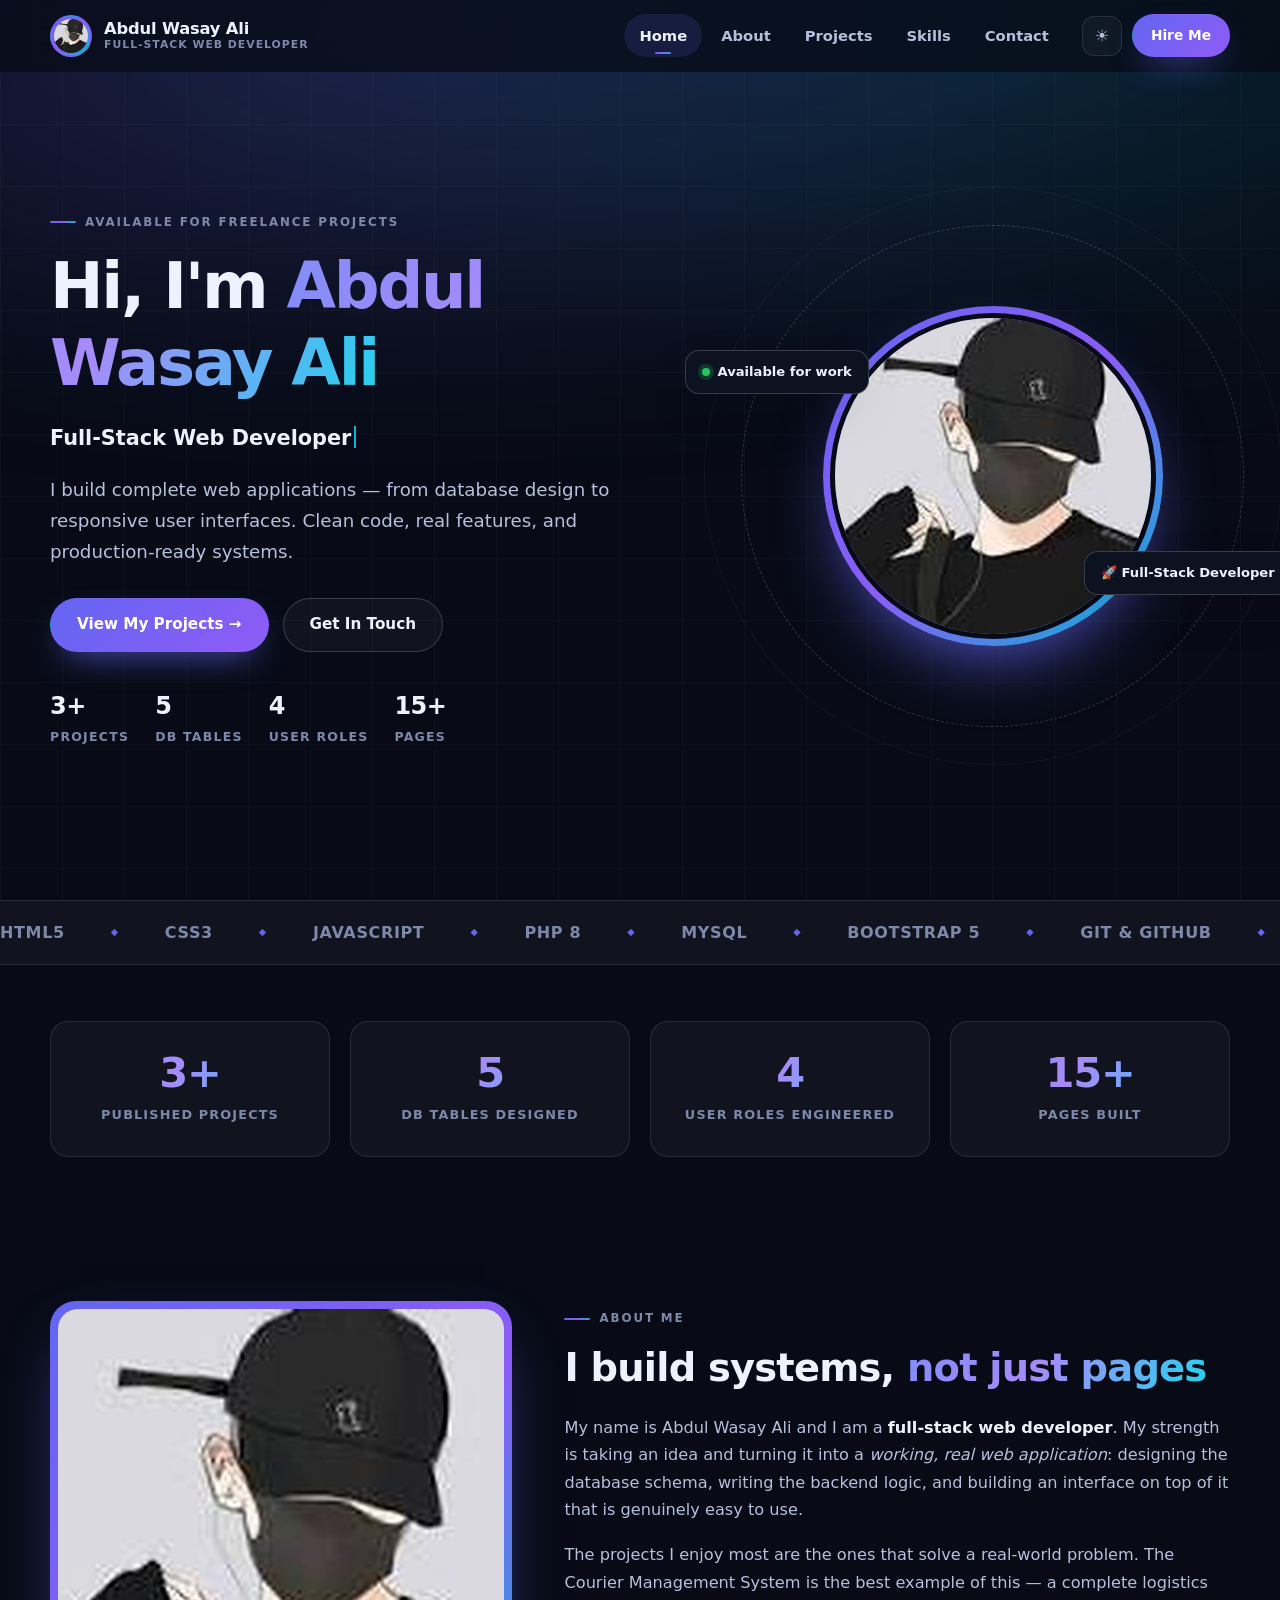
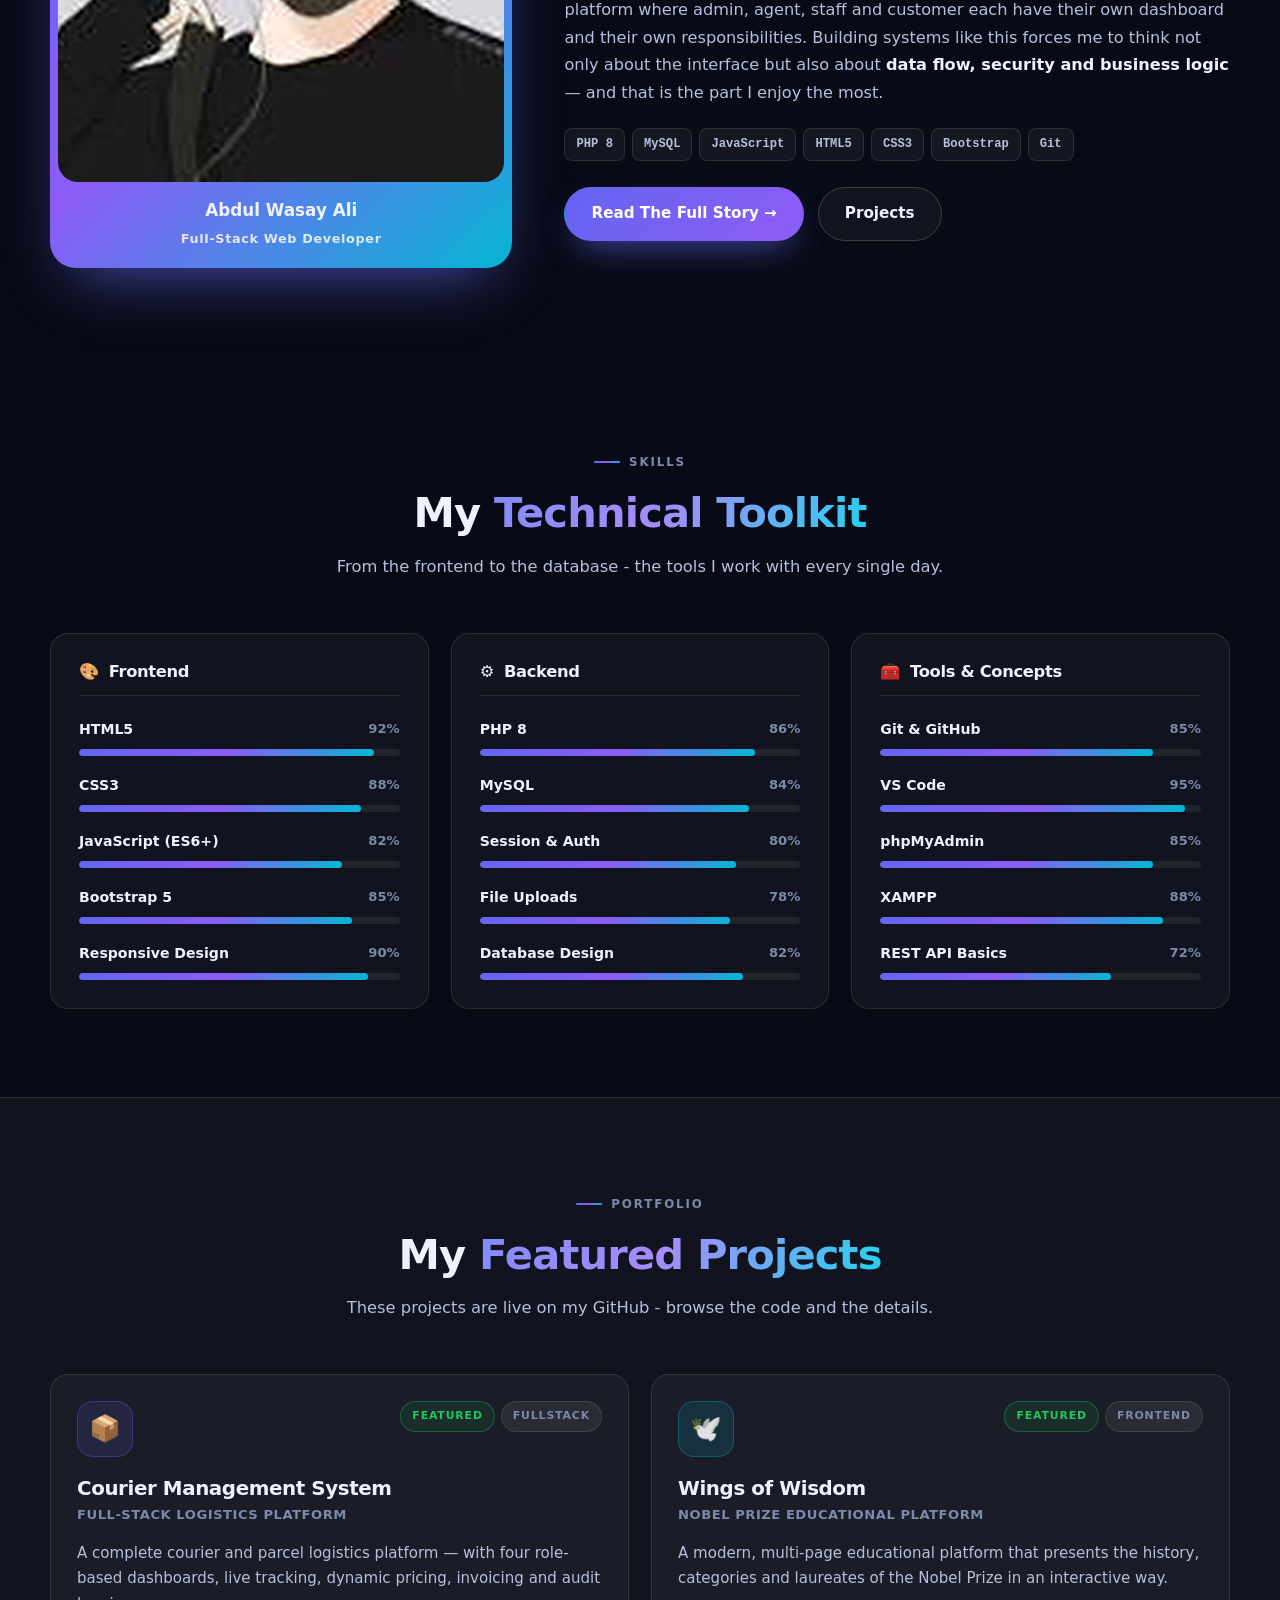
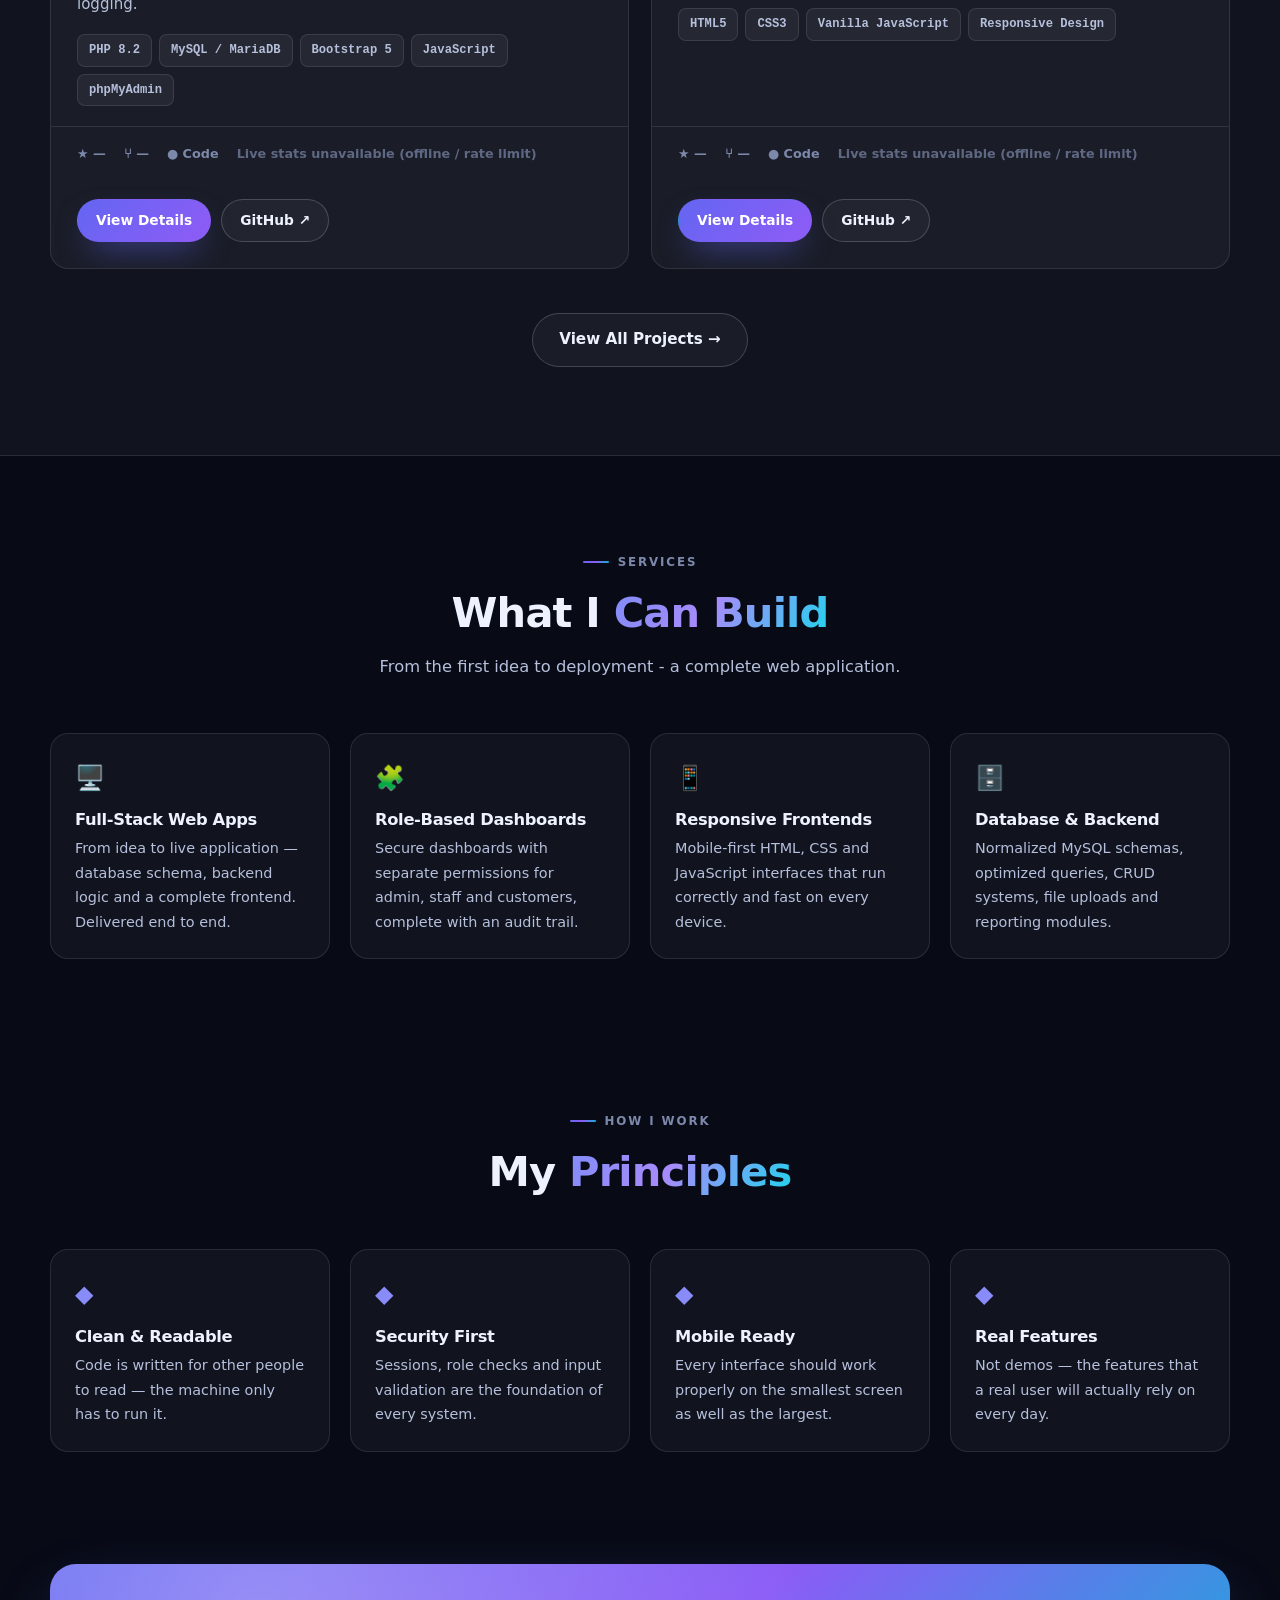
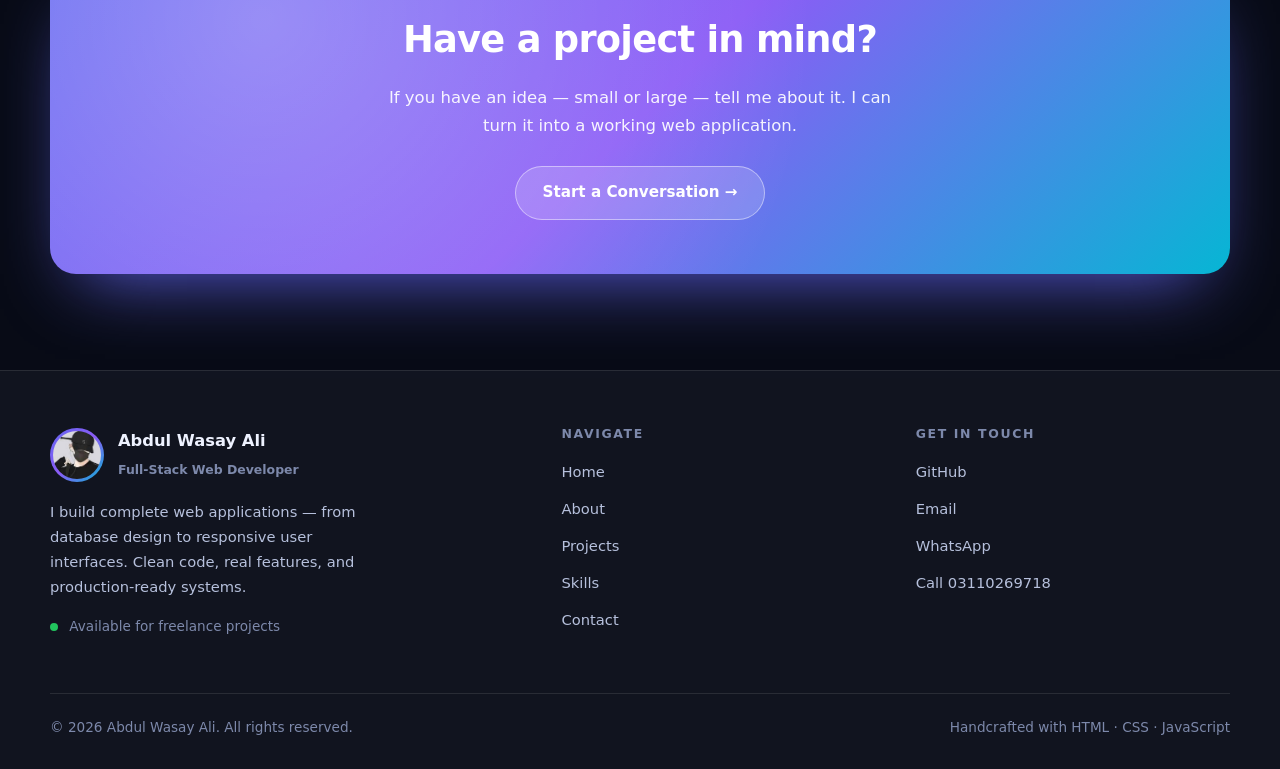
<file: index.html>
<!DOCTYPE html>
<html lang="en" data-theme="dark">
<head>
  <meta charset="UTF-8">
  <meta name="viewport" content="width=device-width, initial-scale=1.0">
  <title>Abdul Wasay Ali-Full-Stack Web Developer</title>
  <meta name="description" content="Abdul Wasay Ali - Full-Stack Web Developer. Complete web applications built with PHP, MySQL and JavaScript. Projects: Courier Management System, Wings of Wisdom, JS Calculator.">
  <meta name="author" content="Abdul Wasay Ali">
  <meta name="keywords" content="Abdul Wasay Ali, Web Developer, PHP Developer, MySQL, JavaScript, Portfolio, Full Stack">

  <!-- Open Graph -->
  <meta property="og:type" content="website">
  <meta property="og:title" content="Abdul Wasay Ali - Full-Stack Web Developer">
  <meta property="og:description" content="Complete web applications - PHP, MySQL, JavaScript and responsive UI.">
  <meta property="og:image" content="assets/profile.jpg">

  <link rel="icon" type="image/svg+xml" href="assets/favicon.svg">
  <link rel="apple-touch-icon" href="assets/profile.jpg">
  <link rel="stylesheet" href="css/style.css">
</head>

<body data-page="home">

  <!-- ============ PRELOADER ============ -->
  <div id="preloader"><div class="loader-ring"></div></div>

  <!-- ============ NAVBAR (JS injects) ============ -->
  <div id="navHost"></div>

  <main>

    <!-- ============ HERO ============ -->
    <header class="hero">
      <div class="wrap">
        <div class="hero-grid">

          <div id="heroIdentity" class="reveal">
            <!-- rendered by main.js -->
          </div>

          <div class="photo-stage reveal">
            <div class="photo-ring"></div>
            <div class="photo-ring rev"></div>

            <div class="badge-float b1"><span class="dot"></span> Available for work</div>
            <div class="badge-float b2">🚀 Full-Stack Developer</div>

            <div class="photo-frame">
              <img src="assets/profile.jpg"
                   onerror="this.onerror=null;this.src='assets/profile.svg'"
                   alt="Abdul Wasay Ali">
            </div>
          </div>

        </div>
      </div>
    </header>

    <!-- ============ MARQUEE ============ -->
    <div class="marquee" id="marquee"><!-- rendered by main.js --></div>

    <!-- ============ STATS ============ -->
    <section class="section-tight">
      <div class="wrap">
        <div class="grid-4" id="statsGrid"><!-- rendered by main.js --></div>
      </div>
    </section>

    <!-- ============ ABOUT PREVIEW ============ -->
    <section id="about">
      <div class="wrap">
        <div class="about-grid">

          <div class="about-photo reveal">
            <img src="assets/profile.jpg"
                 onerror="this.onerror=null;this.src='assets/profile.svg'"
                 alt="Abdul Wasay Ali">
            <div class="about-photo-cap">
              <b>Abdul Wasay Ali</b>
              <span>Full-Stack Web Developer</span>
            </div>
          </div>

          <div class="about-body" id="homeAbout">
            <!-- rendered by main.js -->
          </div>

        </div>
      </div>
    </section>

    <!-- ============ SKILLS ============ -->
    <section id="skills">
      <div class="wrap">
        <div class="section-head center reveal">
          <span class="eyebrow">Skills</span>
          <h2>My <span class="gradient-text">Technical Toolkit</span></h2>
          <p>From the frontend to the database - the tools I work with every single day.</p>
        </div>
        <div class="grid-3" id="skillsGrid"><!-- rendered by main.js --></div>
      </div>
    </section>

    <!-- ============ FEATURED PROJECTS ============ -->
    <section id="work" style="background:var(--surface);border-top:1px solid var(--border);border-bottom:1px solid var(--border)">
      <div class="wrap">
        <div class="section-head center reveal">
          <span class="eyebrow">Portfolio</span>
          <h2>My <span class="gradient-text">Featured Projects</span></h2>
          <p>These projects are live on my GitHub - browse the code and the details.</p>
        </div>
        <div class="grid-2" id="projectsGrid"><!-- rendered by main.js --></div>

        <div style="text-align:center;margin-top:44px" class="reveal">
          <a class="btn btn-ghost" href="projects.html">View All Projects →</a>
        </div>
      </div>
    </section>

    <!-- ============ SERVICES ============ -->
    <section id="services">
      <div class="wrap">
        <div class="section-head center reveal">
          <span class="eyebrow">Services</span>
          <h2>What I <span class="gradient-text">Can Build</span></h2>
          <p>From the first idea to deployment - a complete web application.</p>
        </div>
        <div class="grid-4" id="servicesGrid"><!-- rendered by main.js --></div>
      </div>
    </section>

    <!-- ============ PRINCIPLES ============ -->
    <section class="section-tight">
      <div class="wrap">
        <div class="section-head center reveal">
          <span class="eyebrow">How I Work</span>
          <h2>My <span class="gradient-text">Principles</span></h2>
        </div>
        <div class="grid-4" id="principlesGrid"><!-- rendered by main.js --></div>
      </div>
    </section>

    <!-- ============ CTA ============ -->
    <section class="section-tight">
      <div class="wrap" id="ctaBand"><!-- rendered by main.js --></div>
    </section>

  </main>

  <!-- ============ FOOTER (JS injects) ============ -->
  <div id="footHost"></div>

  <button id="toTop" type="button" aria-label="Back to top">↑</button>

  <!-- ============ PROJECT MODAL ============ -->
  <div class="modal" id="projectModal" role="dialog" aria-modal="true">
    <div class="modal-box" id="modalContent"></div>
  </div>

  <script src="js/data.js"></script>
  <script src="js/main.js"></script>
</body>
</html>
</file>
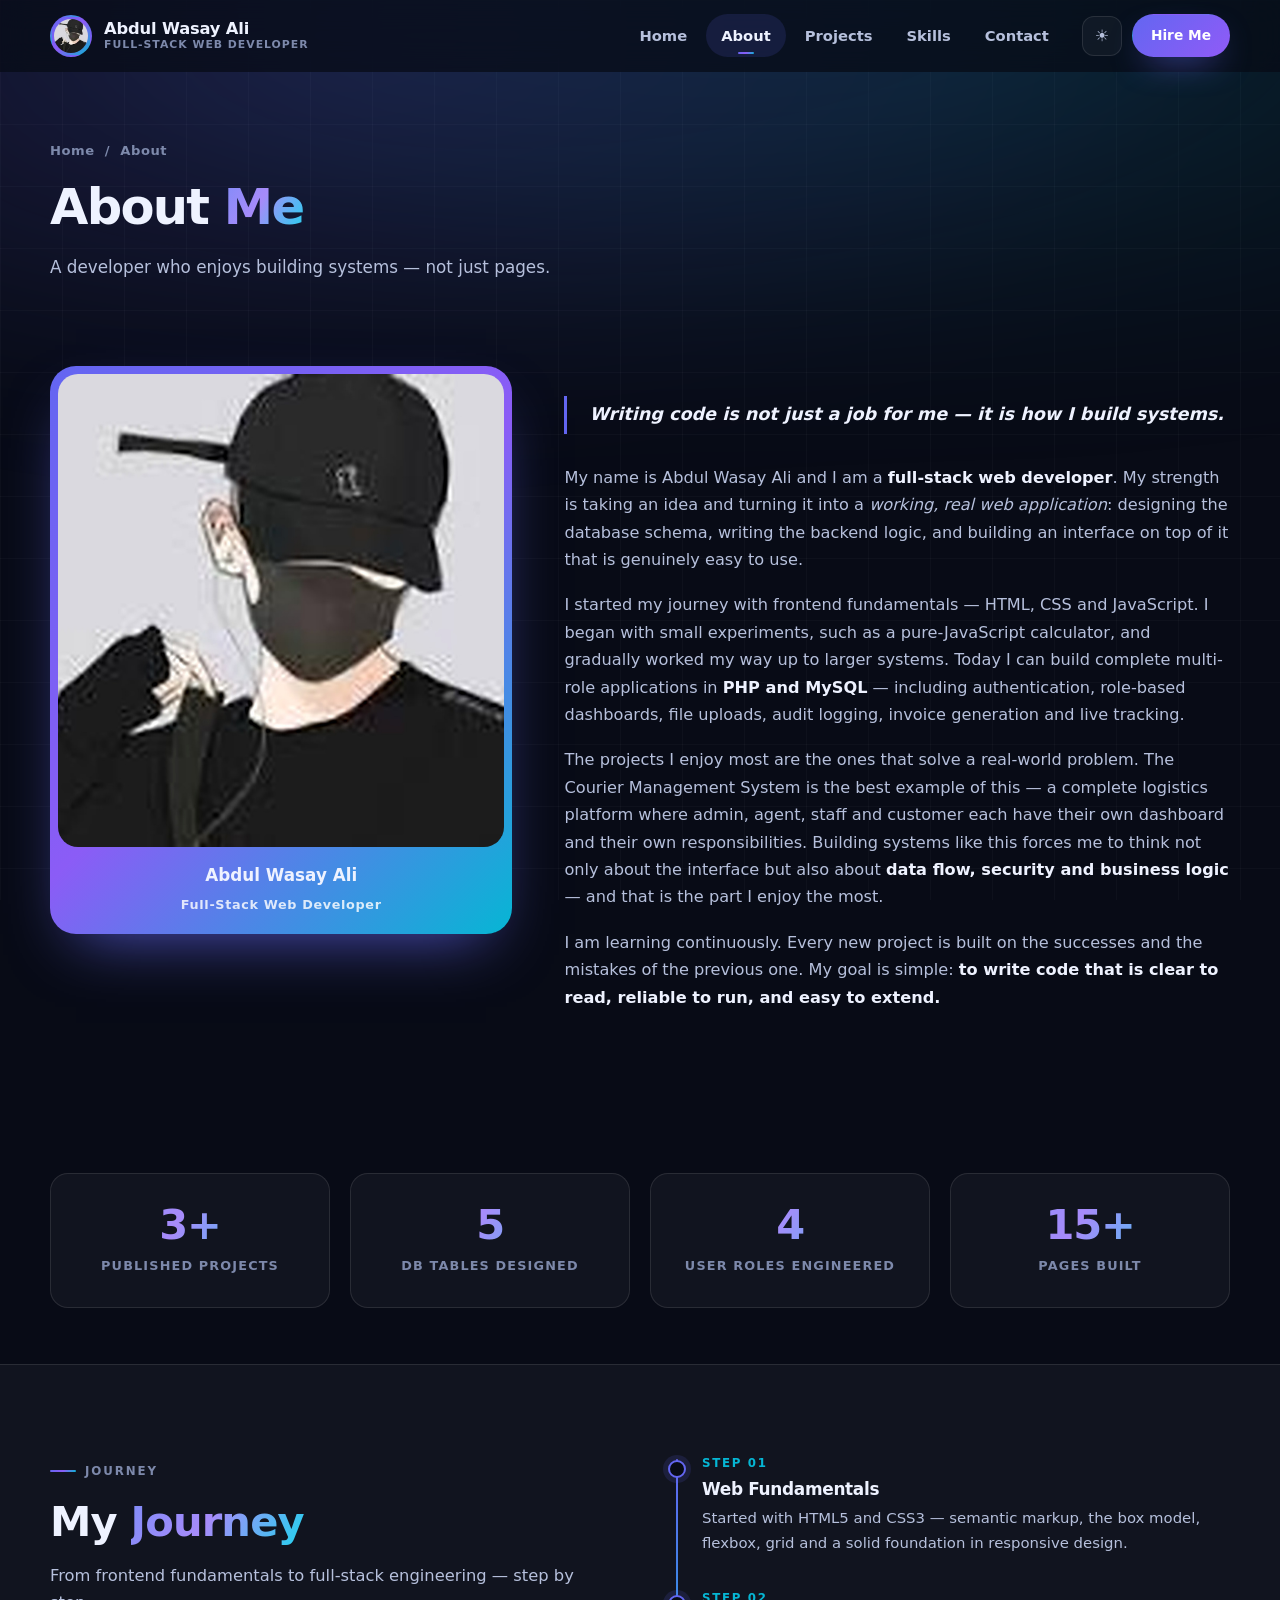
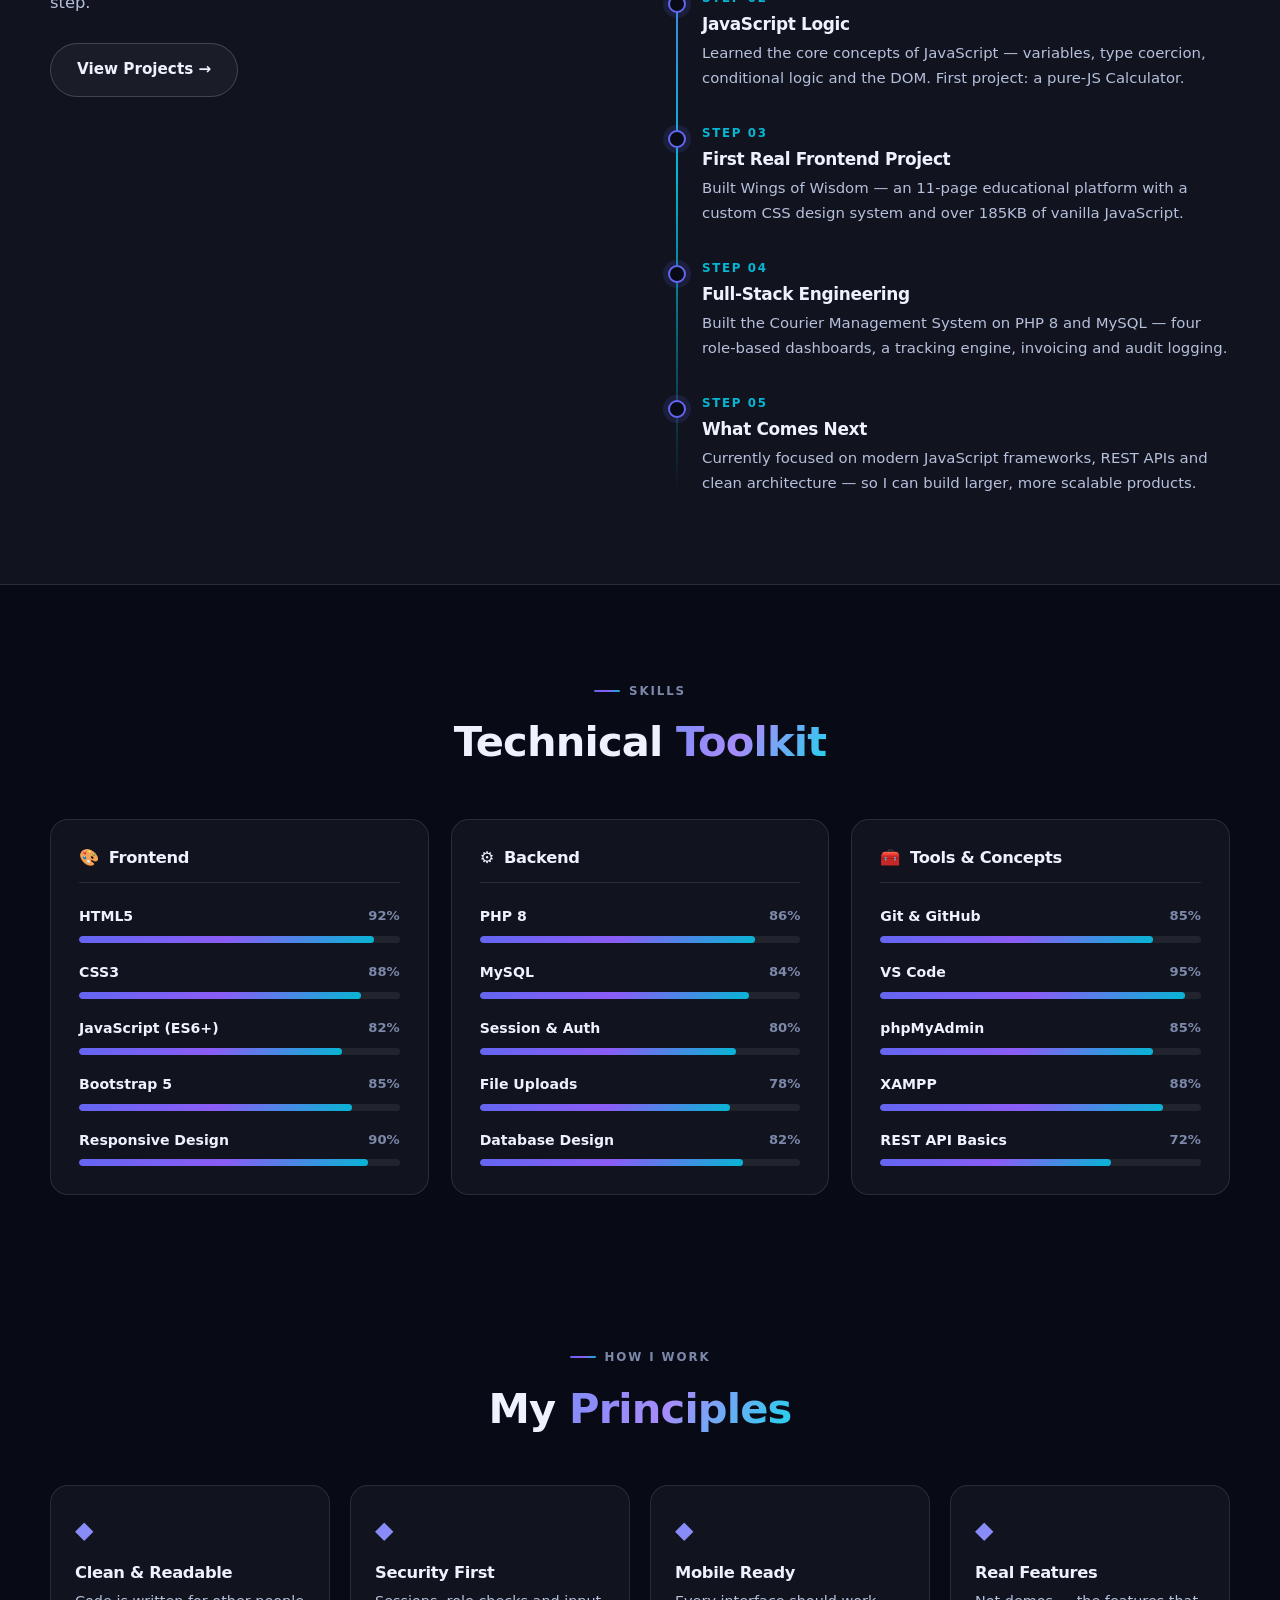
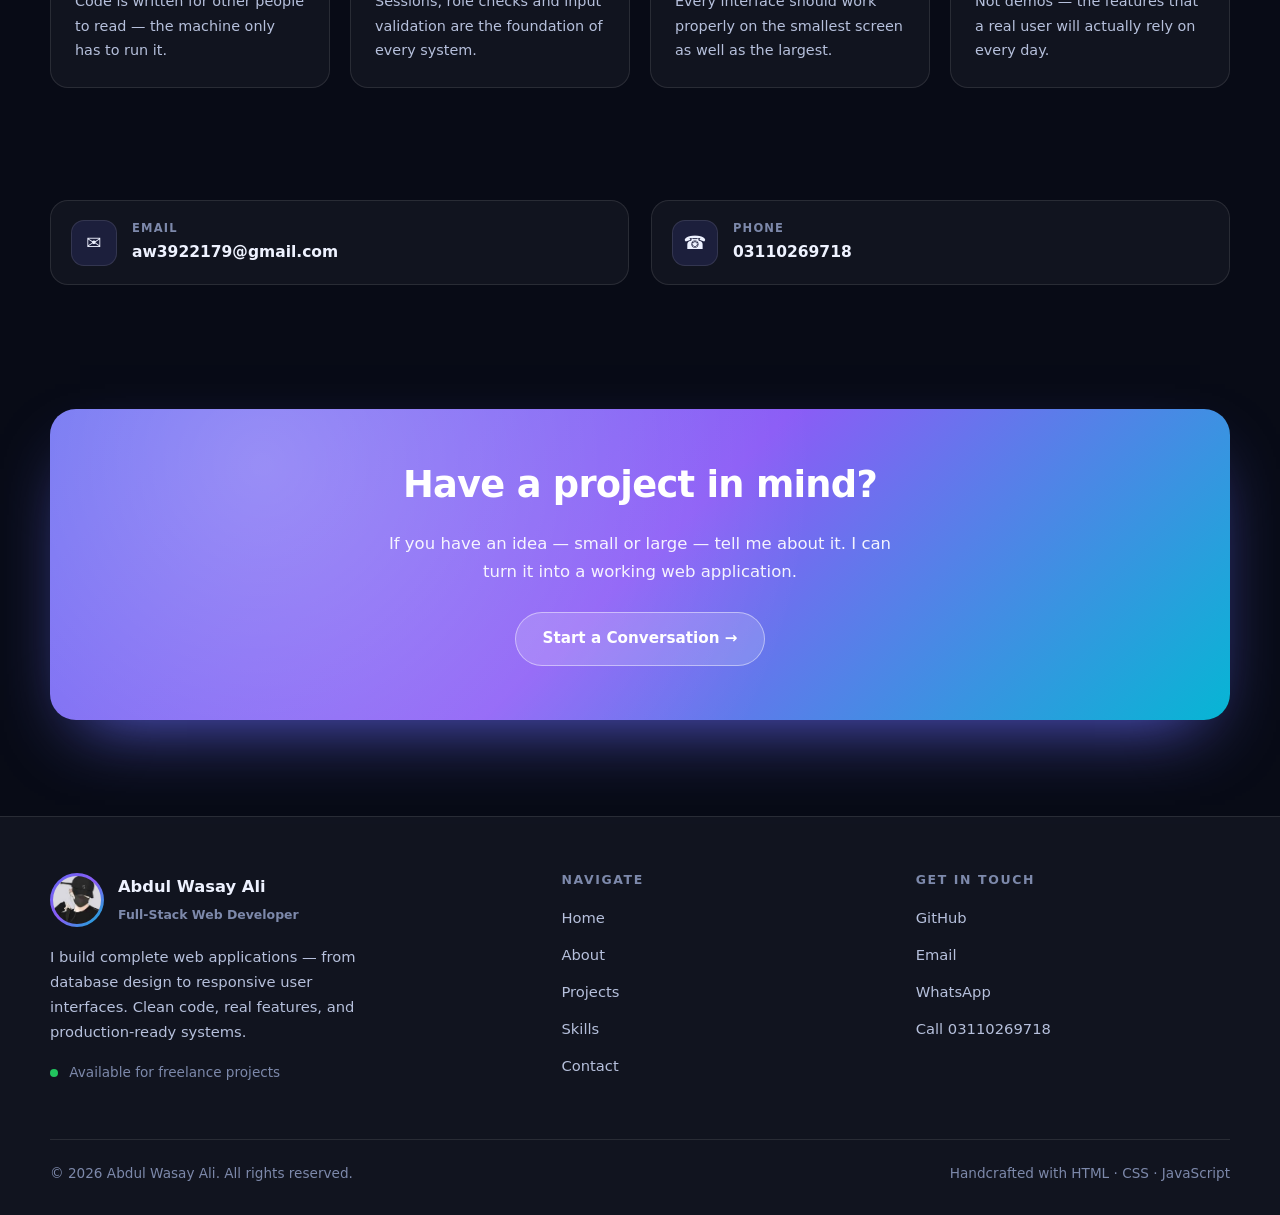
<file: about.html>
<!DOCTYPE html>
<html lang="en" data-theme="dark">
<head>
  <meta charset="UTF-8">
  <meta name="viewport" content="width=device-width, initial-scale=1.0">
  <title>About — Abdul Wasay Ali</title>
  <meta name="description" content="About Abdul Wasay Ali — full-stack web developer, PHP and MySQL specialist, and his learning journey.">
  <link rel="icon" type="image/svg+xml" href="assets/favicon.svg">
  <link rel="apple-touch-icon" href="assets/profile.jpg">
  <link rel="stylesheet" href="css/style.css">
</head>

<body data-page="about">

  <div id="preloader"><div class="loader-ring"></div></div>
  <div id="navHost"></div>

  <main>

    <!-- ============ PAGE HEAD ============ -->
    <section class="page-head">
      <div class="wrap">
        <div class="crumbs reveal"><a href="index.html">Home</a> &nbsp;/&nbsp; About</div>
        <h1 class="reveal">About <span class="gradient-text">Me</span></h1>
        <p class="reveal">A developer who enjoys building systems — not just pages.</p>
      </div>
    </section>

    <!-- ============ ABOUT BODY ============ -->
    <section style="padding-top:20px">
      <div class="wrap">
        <div class="about-grid">

          <div class="about-photo reveal">
            <img src="assets/profile.jpg"
                 onerror="this.onerror=null;this.src='assets/profile.svg'"
                 alt="Abdul Wasay Ali">
            <div class="about-photo-cap">
              <b>Abdul Wasay Ali</b>
              <span>Full-Stack Web Developer</span>
            </div>
          </div>

          <div class="about-body" id="aboutBody"><!-- rendered by main.js --></div>

        </div>
      </div>
    </section>

    <!-- ============ STATS ============ -->
    <section class="section-tight">
      <div class="wrap">
        <div class="grid-4" id="statsGrid"><!-- rendered by main.js --></div>
      </div>
    </section>

    <!-- ============ TIMELINE ============ -->
    <section style="background:var(--surface);border-top:1px solid var(--border);border-bottom:1px solid var(--border)">
      <div class="wrap">
        <div class="grid-2" style="gap:56px;align-items:start">

          <div class="section-head reveal" style="margin-bottom:0">
            <span class="eyebrow">Journey</span>
            <h2>My <span class="gradient-text">Journey</span></h2>
            <p>From frontend fundamentals to full-stack engineering — step by step.</p>
            <div style="margin-top:26px">
              <a class="btn btn-ghost" href="projects.html">View Projects →</a>
            </div>
          </div>

          <div class="timeline" id="timeline"><!-- rendered by main.js --></div>

        </div>
      </div>
    </section>

    <!-- ============ SKILLS ============ -->
    <section id="skills">
      <div class="wrap">
        <div class="section-head center reveal">
          <span class="eyebrow">Skills</span>
          <h2>Technical <span class="gradient-text">Toolkit</span></h2>
        </div>
        <div class="grid-3" id="skillsGrid"><!-- rendered by main.js --></div>
      </div>
    </section>

    <!-- ============ PRINCIPLES ============ -->
    <section class="section-tight">
      <div class="wrap">
        <div class="section-head center reveal">
          <span class="eyebrow">How I Work</span>
          <h2>My <span class="gradient-text">Principles</span></h2>
        </div>
        <div class="grid-4" id="principlesGrid"><!-- rendered by main.js --></div>
      </div>
    </section>

    <!-- ============ CONTACT STRIP ============ -->
    <section class="section-tight">
      <div class="wrap">
        <div class="grid-2">
          <a class="contact-card reveal" href="mailto:aw3922179@gmail.com">
            <span class="ic">✉</span>
            <span><small>Email</small><b>aw3922179@gmail.com</b></span>
          </a>
          <a class="contact-card reveal" href="tel:+923110269718">
            <span class="ic">☎</span>
            <span><small>Phone</small><b>03110269718</b></span>
          </a>
        </div>
      </div>
    </section>

    <!-- ============ CTA ============ -->
    <section class="section-tight">
      <div class="wrap" id="ctaBand"><!-- rendered by main.js --></div>
    </section>

  </main>

  <div id="footHost"></div>
  <button id="toTop" type="button" aria-label="Back to top">↑</button>

  <div class="modal" id="projectModal" role="dialog" aria-modal="true">
    <div class="modal-box" id="modalContent"></div>
  </div>

  <script src="js/data.js"></script>
  <script src="js/main.js"></script>
</body>
</html>
</file>
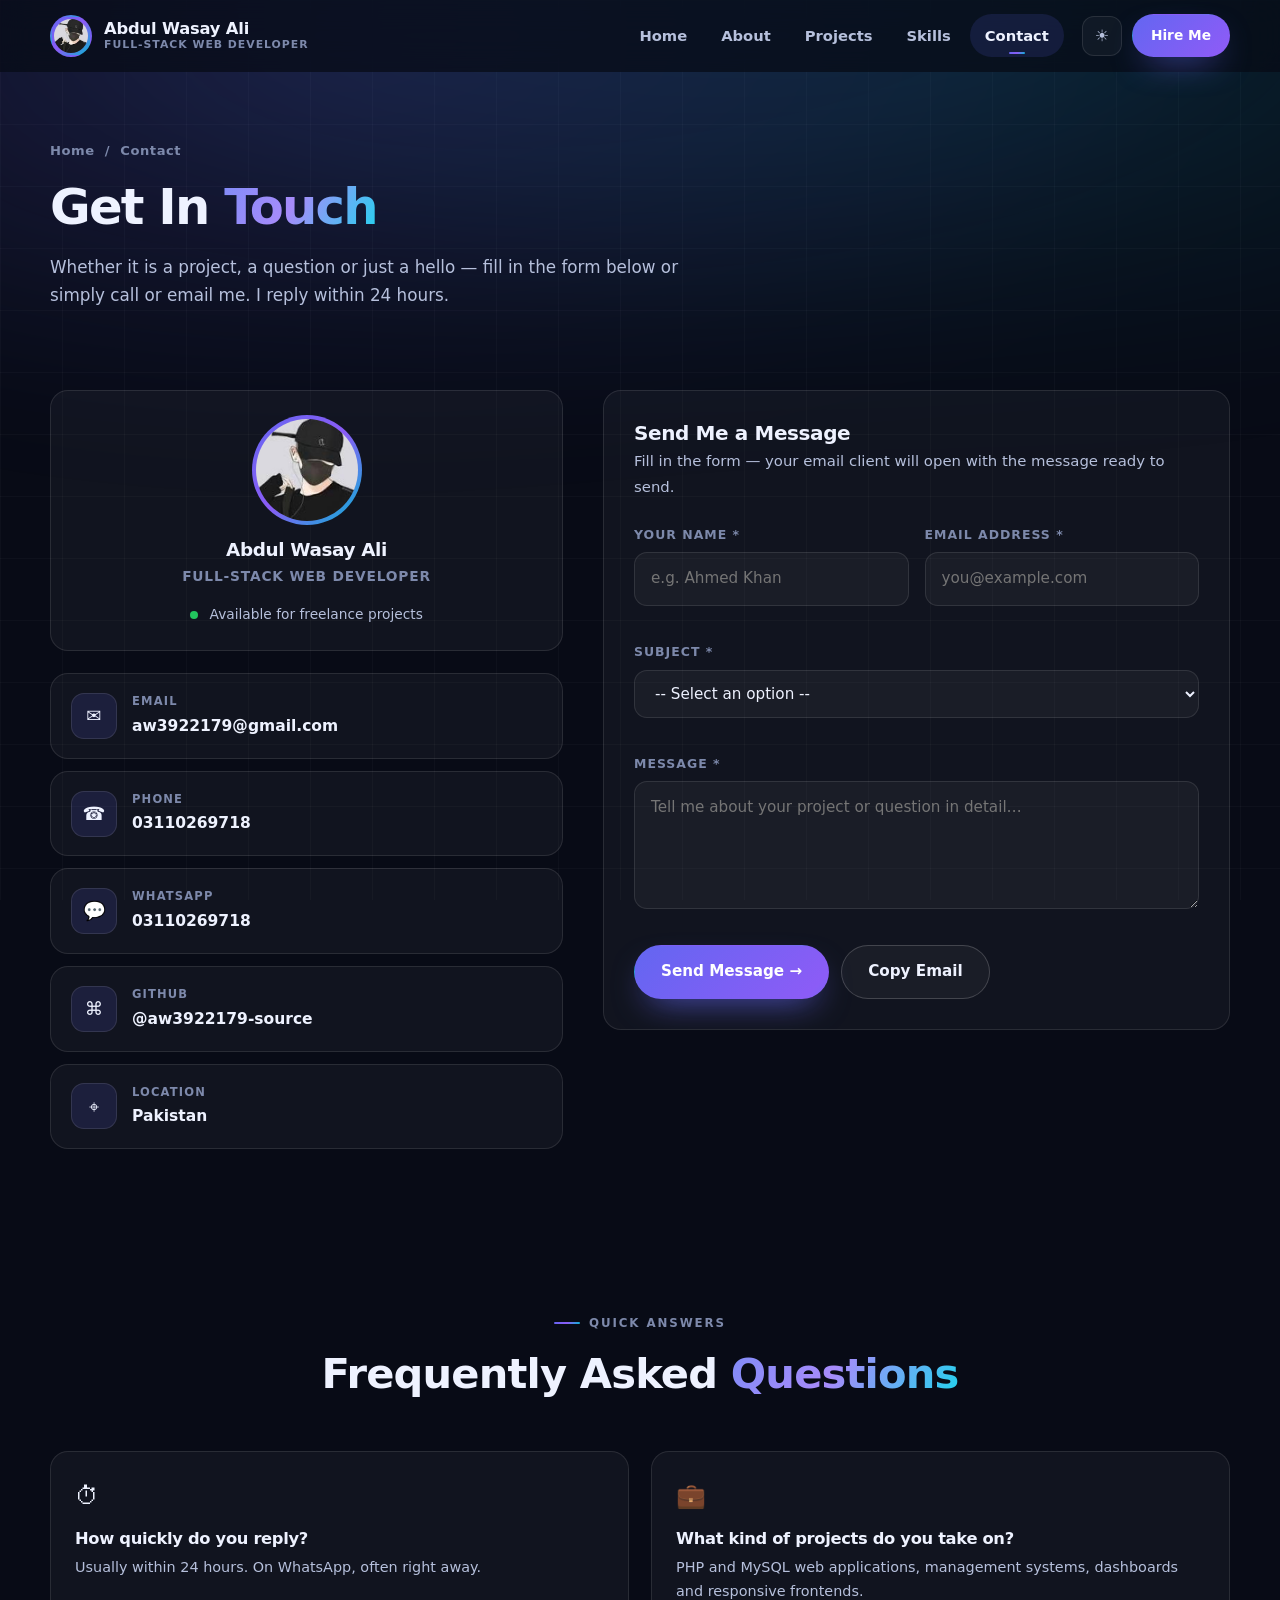
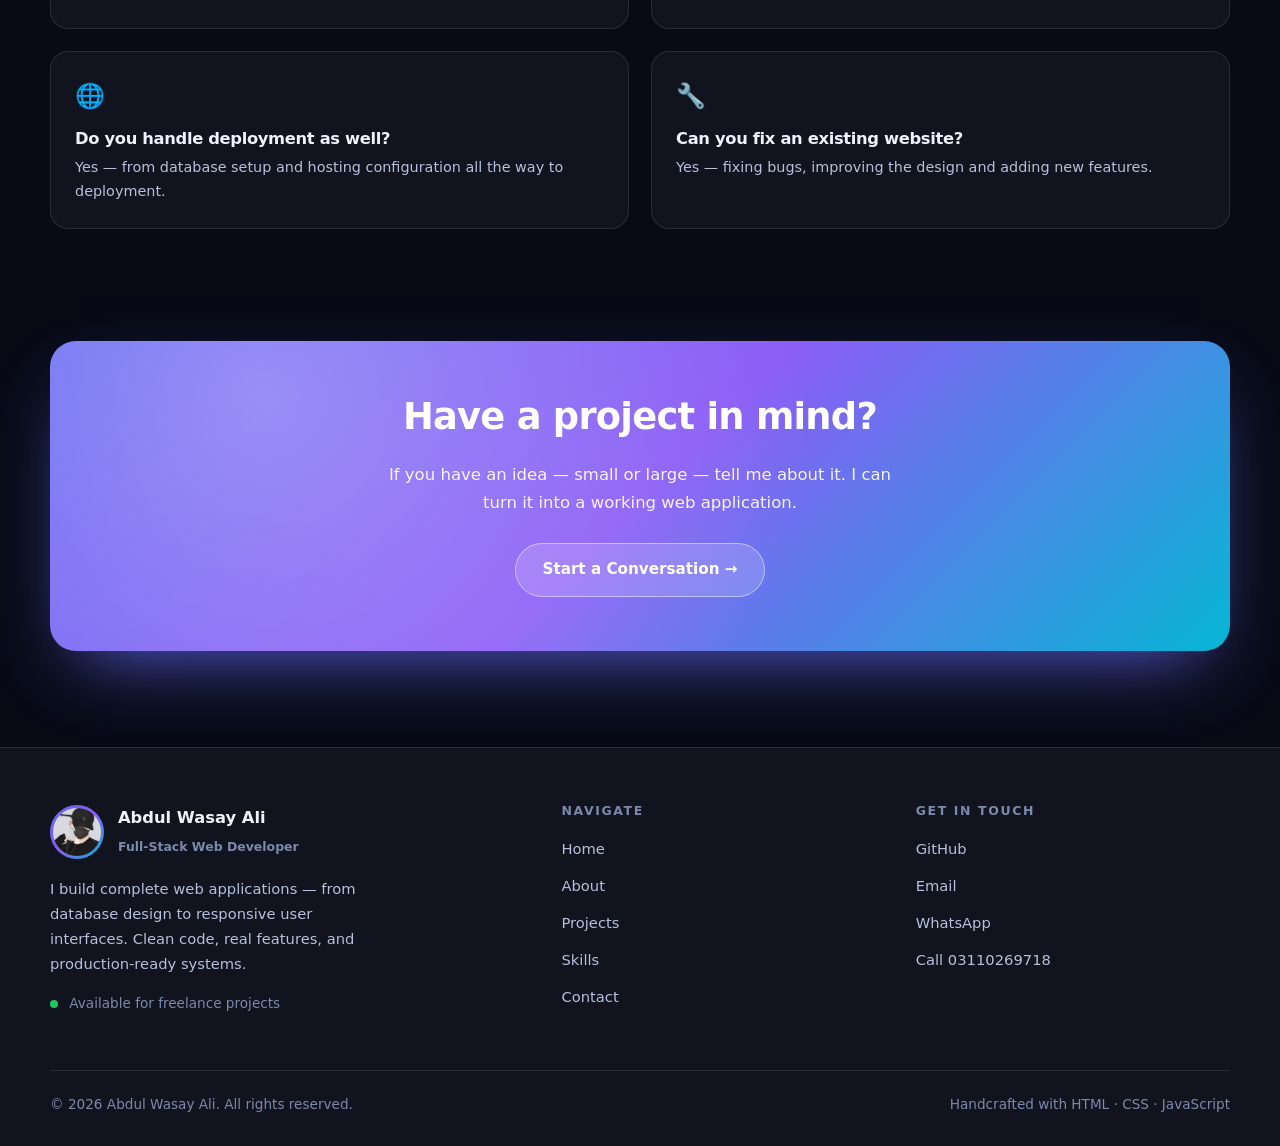
<file: contact.html>
<!DOCTYPE html>
<html lang="en" data-theme="dark">
<head>
  <meta charset="UTF-8">
  <meta name="viewport" content="width=device-width, initial-scale=1.0">
  <title>Contact — Abdul Wasay Ali</title>
  <meta name="description" content="Get in touch with Abdul Wasay Ali — aw3922179@gmail.com, 03110269718.">
  <link rel="icon" type="image/svg+xml" href="assets/favicon.svg">
  <link rel="apple-touch-icon" href="assets/profile.jpg">
  <link rel="stylesheet" href="css/style.css">
</head>

<body data-page="contact">

  <div id="preloader"><div class="loader-ring"></div></div>
  <div id="navHost"></div>

  <main>

    <!-- ============ PAGE HEAD ============ -->
    <section class="page-head">
      <div class="wrap">
        <div class="crumbs reveal"><a href="index.html">Home</a> &nbsp;/&nbsp; Contact</div>
        <h1 class="reveal">Get In <span class="gradient-text">Touch</span></h1>
        <p class="reveal">
          Whether it is a project, a question or just a hello — fill in the form below or
          simply call or email me. I reply within 24 hours.
        </p>
      </div>
    </section>

    <!-- ============ CONTACT ============ -->
    <section style="padding-top:16px">
      <div class="wrap">
        <div class="contact-grid">

          <!-- ---- left: info ---- -->
          <div>
            <div class="card reveal" style="padding:24px;margin-bottom:22px;text-align:center">
              <img src="assets/profile.jpg"
                   onerror="this.onerror=null;this.src='assets/profile.svg'"
                   alt="Abdul Wasay Ali"
                   style="width:110px;height:110px;border-radius:50%;object-fit:cover;margin:0 auto 14px;padding:4px;background:var(--grad)">
              <h3 style="margin:0 0 4px;font-size:1.15rem">Abdul Wasay Ali</h3>
              <p style="margin:0;color:var(--text-3);font-size:.86rem;font-weight:600;letter-spacing:.06em;text-transform:uppercase">Full-Stack Web Developer</p>
              <p style="margin:14px 0 0;font-size:.86rem;color:var(--text-2)">
                <span style="display:inline-block;width:8px;height:8px;border-radius:50%;background:#22c55e;margin-right:7px"></span>
                Available for freelance projects
              </p>
            </div>

            <div id="contactCards"><!-- rendered by main.js --></div>
          </div>

          <!-- ---- right: form ---- -->
          <div class="card reveal" style="padding:30px">
            <h3 style="font-size:1.25rem;margin-bottom:.2em">Send Me a Message</h3>
            <p style="color:var(--text-2);font-size:.93rem;margin-bottom:24px">
              Fill in the form — your email client will open with the message ready to send.
            </p>

            <form id="contactForm" novalidate>
              <div class="form-grid">

                <div class="field">
                  <label for="cfName">Your Name *</label>
                  <input type="text" id="cfName" name="name" placeholder="e.g. Ahmed Khan" autocomplete="name">
                  <span class="msg"></span>
                </div>

                <div class="field">
                  <label for="cfEmail">Email Address *</label>
                  <input type="email" id="cfEmail" name="email" placeholder="you@example.com" autocomplete="email">
                  <span class="msg"></span>
                </div>

                <div class="field full">
                  <label for="cfSubject">Subject *</label>
                  <select id="cfSubject" name="subject">
                    <!-- options rendered by main.js -->
                  </select>
                  <span class="msg"></span>
                </div>

                <div class="field full">
                  <label for="cfMessage">Message *</label>
                  <textarea id="cfMessage" name="message" placeholder="Tell me about your project or question in detail…"></textarea>
                  <span class="msg"></span>
                </div>

                <div class="field full" style="flex-direction:row;gap:12px;flex-wrap:wrap">
                  <button class="btn btn-primary" type="submit">Send Message →</button>
                  <button class="btn btn-ghost" type="button" data-copy="aw3922179@gmail.com">Copy Email</button>
                </div>

              </div>
            </form>

            <div class="form-note" id="formNote"></div>
          </div>

        </div>
      </div>
    </section>

    <!-- ============ FAQ ============ -->
    <section class="section-tight">
      <div class="wrap">
        <div class="section-head center reveal">
          <span class="eyebrow">Quick Answers</span>
          <h2>Frequently Asked <span class="gradient-text">Questions</span></h2>
        </div>
        <div class="grid-2">
          <div class="card mini-card reveal">
            <span class="ic">⏱</span>
            <h4>How quickly do you reply?</h4>
            <p>Usually within 24 hours. On WhatsApp, often right away.</p>
          </div>
          <div class="card mini-card reveal">
            <span class="ic">💼</span>
            <h4>What kind of projects do you take on?</h4>
            <p>PHP and MySQL web applications, management systems, dashboards and responsive frontends.</p>
          </div>
          <div class="card mini-card reveal">
            <span class="ic">🌐</span>
            <h4>Do you handle deployment as well?</h4>
            <p>Yes — from database setup and hosting configuration all the way to deployment.</p>
          </div>
          <div class="card mini-card reveal">
            <span class="ic">🔧</span>
            <h4>Can you fix an existing website?</h4>
            <p>Yes — fixing bugs, improving the design and adding new features.</p>
          </div>
        </div>
      </div>
    </section>

    <!-- ============ CTA ============ -->
    <section class="section-tight">
      <div class="wrap" id="ctaBand"><!-- rendered by main.js --></div>
    </section>

  </main>

  <div id="footHost"></div>
  <button id="toTop" type="button" aria-label="Back to top">↑</button>

  <div class="modal" id="projectModal" role="dialog" aria-modal="true">
    <div class="modal-box" id="modalContent"></div>
  </div>

  <script src="js/data.js"></script>
  <script src="js/main.js"></script>
</body>
</html>
</file>
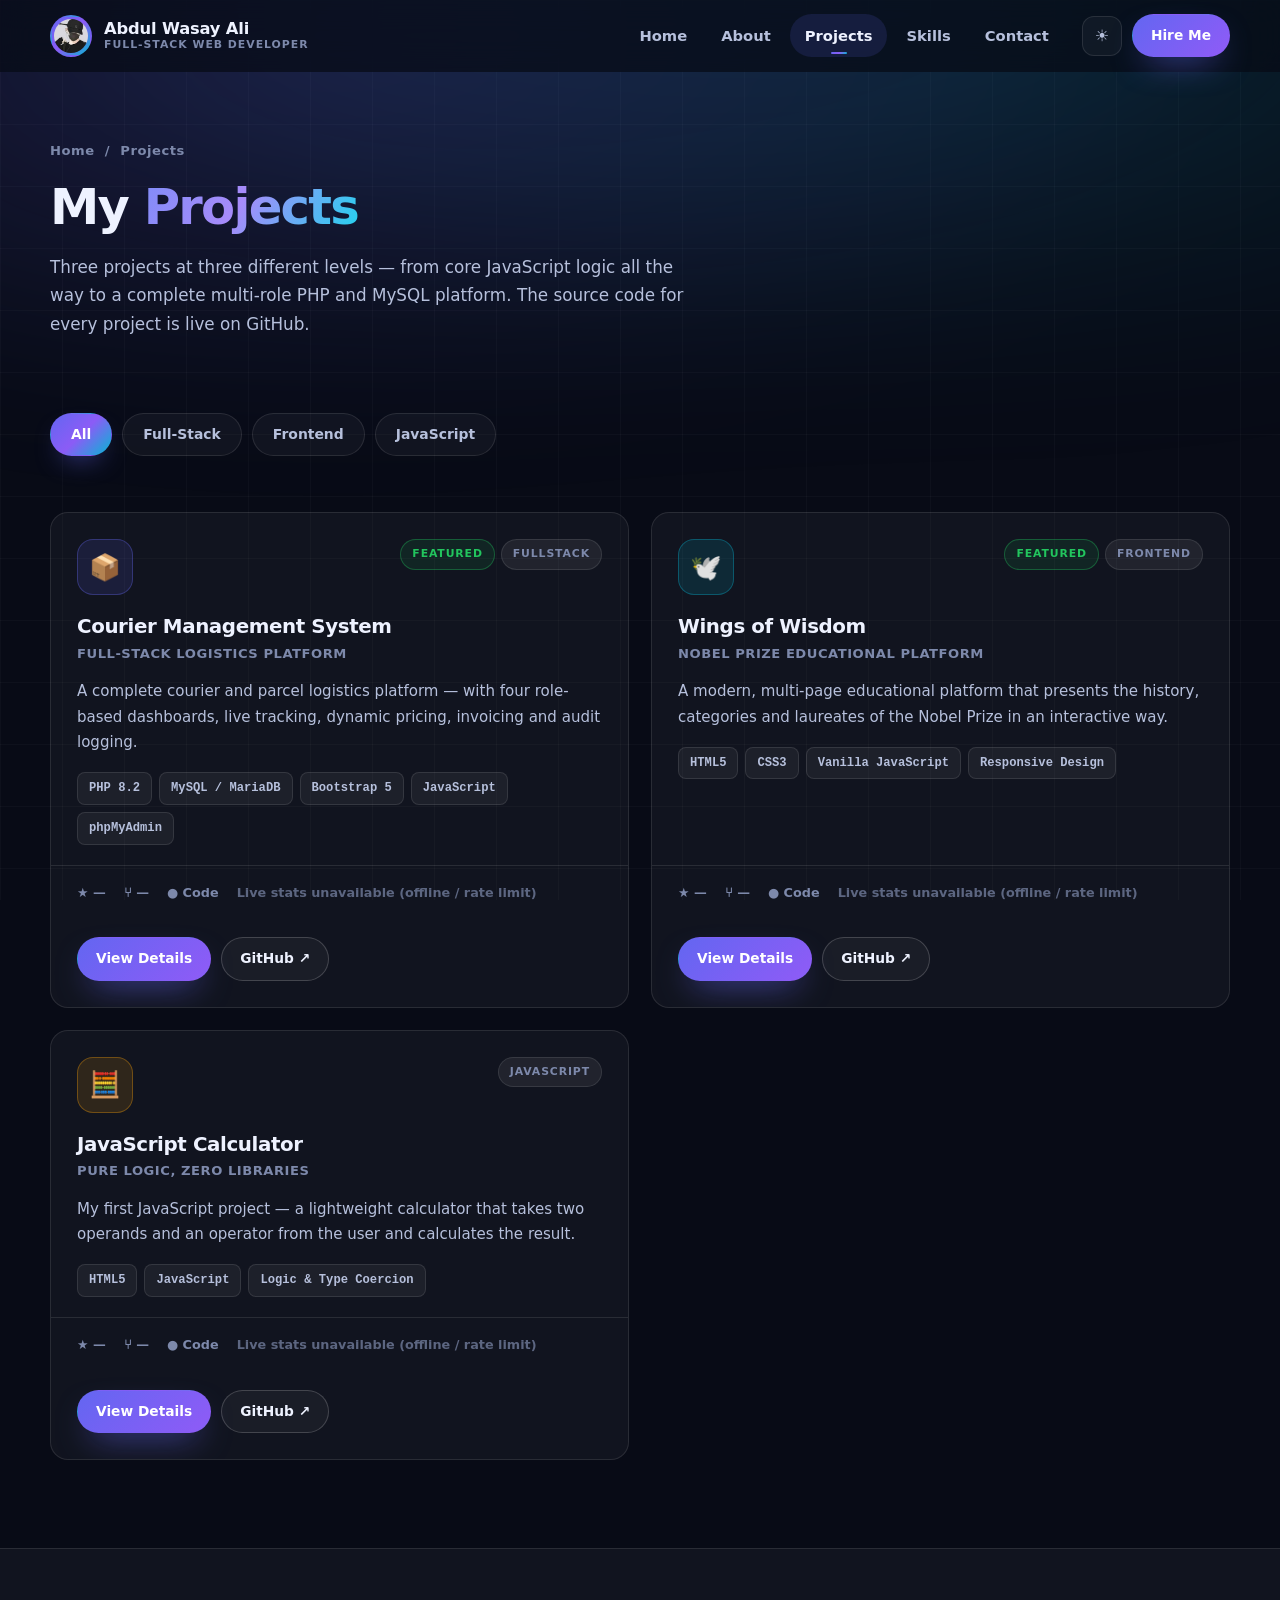
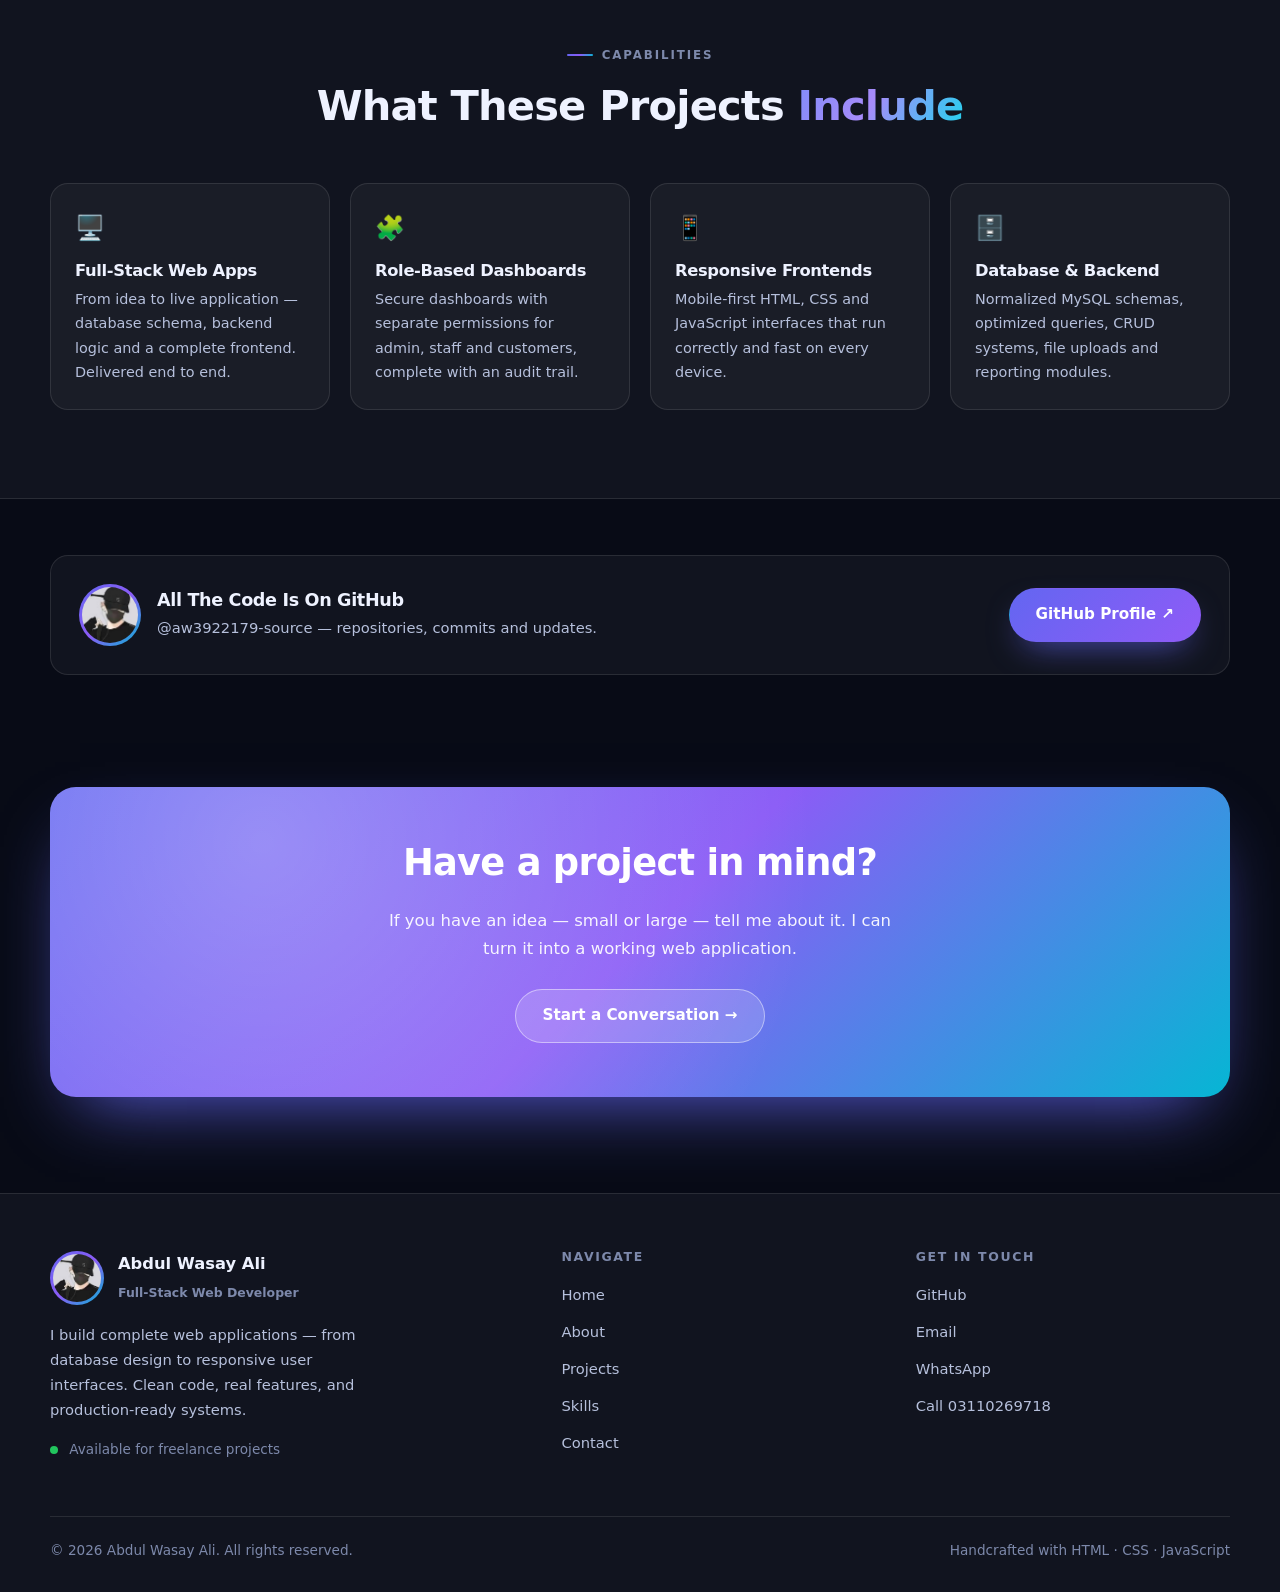
<file: projects.html>
<!DOCTYPE html>
<html lang="en" data-theme="dark">
<head>
  <meta charset="UTF-8">
  <meta name="viewport" content="width=device-width, initial-scale=1.0">
  <title>Projects — Abdul Wasay Ali</title>
  <meta name="description" content="Projects by Abdul Wasay Ali — Courier Management System (PHP/MySQL), Wings of Wisdom (JavaScript) and the JS Calculator.">
  <link rel="icon" type="image/svg+xml" href="assets/favicon.svg">
  <link rel="apple-touch-icon" href="assets/profile.jpg">
  <link rel="stylesheet" href="css/style.css">
</head>

<body data-page="projects">

  <div id="preloader"><div class="loader-ring"></div></div>
  <div id="navHost"></div>

  <main>

    <!-- ============ PAGE HEAD ============ -->
    <section class="page-head">
      <div class="wrap">
        <div class="crumbs reveal"><a href="index.html">Home</a> &nbsp;/&nbsp; Projects</div>
        <h1 class="reveal">My <span class="gradient-text">Projects</span></h1>
        <p class="reveal">
          Three projects at three different levels — from core JavaScript logic all the way
          to a complete multi-role PHP and MySQL platform. The source code for every project is live on GitHub.
        </p>
      </div>
    </section>

    <!-- ============ FILTERS ============ -->
    <section style="padding-top:10px;padding-bottom:0">
      <div class="wrap">
        <div class="filters reveal" id="filterBar">
          <button class="chip active" data-filter="all" type="button">All</button>
          <button class="chip" data-filter="fullstack" type="button">Full-Stack</button>
          <button class="chip" data-filter="frontend" type="button">Frontend</button>
          <button class="chip" data-filter="javascript" type="button">JavaScript</button>
        </div>
      </div>
    </section>

    <!-- ============ PROJECTS GRID ============ -->
    <section style="padding-top:22px">
      <div class="wrap">
        <div class="grid-2" id="projectsGrid"><!-- rendered by main.js --></div>
      </div>
    </section>

    <!-- ============ SERVICES ============ -->
    <section style="background:var(--surface);border-top:1px solid var(--border);border-bottom:1px solid var(--border)">
      <div class="wrap">
        <div class="section-head center reveal">
          <span class="eyebrow">Capabilities</span>
          <h2>What These Projects <span class="gradient-text">Include</span></h2>
        </div>
        <div class="grid-4" id="servicesGrid"><!-- rendered by main.js --></div>
      </div>
    </section>

    <!-- ============ GITHUB STRIP ============ -->
    <section class="section-tight">
      <div class="wrap">
        <div class="card reveal" style="display:flex;align-items:center;gap:22px;flex-wrap:wrap;justify-content:space-between">
          <div style="display:flex;align-items:center;gap:16px;flex-wrap:wrap">
            <img src="assets/profile.jpg"
                 onerror="this.onerror=null;this.src='assets/profile.svg'"
                 alt="Abdul Wasay Ali"
                 style="width:62px;height:62px;border-radius:50%;object-fit:cover;padding:3px;background:var(--grad)">
            <div>
              <h3 style="margin:0 0 4px;font-size:1.1rem">All The Code Is On GitHub</h3>
              <p style="margin:0;color:var(--text-2);font-size:.92rem">@aw3922179-source — repositories, commits and updates.</p>
            </div>
          </div>
          <a class="btn btn-primary" href="https://github.com/aw3922179-source" target="_blank" rel="noopener">GitHub Profile ↗</a>
        </div>
      </div>
    </section>

    <!-- ============ CTA ============ -->
    <section class="section-tight">
      <div class="wrap" id="ctaBand"><!-- rendered by main.js --></div>
    </section>

  </main>

  <div id="footHost"></div>
  <button id="toTop" type="button" aria-label="Back to top">↑</button>

  <div class="modal" id="projectModal" role="dialog" aria-modal="true">
    <div class="modal-box" id="modalContent"></div>
  </div>

  <script src="js/data.js"></script>
  <script src="js/main.js"></script>
</body>
</html>
</file>
<file: css/style.css>
/* ============================================================
   Abdul Wasay Ali — Portfolio
   style.css  |  Pure CSS. No frameworks, no dependencies.
   ============================================================ */

/* ---------- 1. DESIGN TOKENS ---------- */
:root {
  --accent-1: #6366f1;
  --accent-2: #8b5cf6;
  --accent-3: #06b6d4;
  --accent-soft: rgba(99, 102, 241, .14);

  --grad: linear-gradient(135deg, var(--accent-1) 0%, var(--accent-2) 50%, var(--accent-3) 100%);
  --grad-text: linear-gradient(120deg, #818cf8 0%, #a78bfa 45%, #22d3ee 100%);

  --radius-sm: 10px;
  --radius: 18px;
  --radius-lg: 26px;

  --shadow-sm: 0 2px 10px rgba(0, 0, 0, .18);
  --shadow: 0 18px 48px -18px rgba(0, 0, 0, .55);
  --shadow-glow: 0 0 0 1px rgba(99, 102, 241, .28), 0 22px 60px -24px rgba(99, 102, 241, .55);

  --font: "Segoe UI", system-ui, -apple-system, "Helvetica Neue", Arial, sans-serif;
  --mono: "Cascadia Code", "Fira Code", Consolas, "Courier New", monospace;

  --nav-h: 72px;
  --max: 1180px;

  --ease: cubic-bezier(.22, .61, .36, 1);
  --t: .38s var(--ease);
}

/* ---------- DARK THEME (default) ---------- */
html[data-theme="dark"] {
  --bg:        #080b16;
  --bg-2:      #0d1220;
  --surface:   rgba(255, 255, 255, .038);
  --surface-2: rgba(255, 255, 255, .065);
  --border:    rgba(255, 255, 255, .10);
  --border-2:  rgba(255, 255, 255, .18);
  --text:      #eef2ff;
  --text-2:    #b6c0dc;
  --text-3:    #7d89ab;
  --code-bg:   rgba(255, 255, 255, .05);
  --grid-line: rgba(255, 255, 255, .028);
  --card-hover: rgba(255, 255, 255, .075);
}

/* ---------- LIGHT THEME ---------- */
html[data-theme="light"] {
  --bg:        #f7f8fd;
  --bg-2:      #ffffff;
  --surface:   rgba(15, 23, 42, .028);
  --surface-2: rgba(15, 23, 42, .055);
  --border:    rgba(15, 23, 42, .10);
  --border-2:  rgba(15, 23, 42, .20);
  --text:      #0f172a;
  --text-2:    #47506b;
  --text-3:    #78829c;
  --code-bg:   rgba(15, 23, 42, .05);
  --grid-line: rgba(15, 23, 42, .035);
  --card-hover: rgba(15, 23, 42, .06);
  --grad-text: linear-gradient(120deg, #4f46e5 0%, #7c3aed 45%, #0891b2 100%);
  --shadow: 0 18px 44px -20px rgba(15, 23, 42, .30);
}

/* ---------- 2. RESET ---------- */
*, *::before, *::after { box-sizing: border-box; }

html {
  scroll-behavior: smooth;
  scroll-padding-top: calc(var(--nav-h) + 24px);
  -webkit-text-size-adjust: 100%;
}

body {
  margin: 0;
  font-family: var(--font);
  background: var(--bg);
  color: var(--text);
  line-height: 1.7;
  font-size: 16.5px;
  overflow-x: hidden;
  transition: background .45s var(--ease), color .45s var(--ease);
}

img { max-width: 100%; display: block; }
a { color: inherit; text-decoration: none; }
button, input, textarea, select { font: inherit; color: inherit; }
button { cursor: pointer; border: none; background: none; }
h1, h2, h3, h4 { line-height: 1.2; margin: 0 0 .6em; font-weight: 700; letter-spacing: -.02em; }
p { margin: 0 0 1.1em; }
::selection { background: var(--accent-1); color: #fff; }

/* background grid + aurora */
body::before {
  content: "";
  position: fixed;
  inset: 0;
  background-image:
    linear-gradient(var(--grid-line) 1px, transparent 1px),
    linear-gradient(90deg, var(--grid-line) 1px, transparent 1px);
  background-size: 62px 62px;
  pointer-events: none;
  z-index: 0;
}

body::after {
  content: "";
  position: fixed;
  top: -28vh; left: 50%;
  width: 120vw; height: 80vh;
  transform: translateX(-50%);
  background:
    radial-gradient(ellipse at 30% 40%, rgba(99, 102, 241, .22), transparent 62%),
    radial-gradient(ellipse at 72% 30%, rgba(6, 182, 212, .16), transparent 60%);
  filter: blur(70px);
  pointer-events: none;
  z-index: 0;
}

html[data-theme="light"] body::after { opacity: .65; }

/* ---------- 3. LAYOUT ---------- */
.wrap { width: min(100% - 40px, var(--max)); margin-inline: auto; position: relative; z-index: 1; }
main { position: relative; z-index: 1; }
section { padding: 88px 0; position: relative; }
.section-tight { padding: 56px 0; }

/* ---------- 4. PRELOADER ---------- */
#preloader {
  position: fixed; inset: 0; z-index: 9999;
  background: var(--bg);
  display: grid; place-items: center;
  transition: opacity .5s var(--ease), visibility .5s;
}
#preloader.done { opacity: 0; visibility: hidden; }
.loader-ring {
  width: 54px; height: 54px; border-radius: 50%;
  border: 3px solid var(--border);
  border-top-color: var(--accent-1);
  border-right-color: var(--accent-3);
  animation: spin .85s linear infinite;
}
@keyframes spin { to { transform: rotate(360deg); } }

/* ---------- 5. NAVBAR ---------- */
.navbar {
  position: fixed; top: 0; left: 0; right: 0;
  height: var(--nav-h);
  z-index: 900;
  display: flex; align-items: center;
  backdrop-filter: blur(16px);
  -webkit-backdrop-filter: blur(16px);
  background: rgba(8, 11, 22, .74);
  border-bottom: 1px solid transparent;
  transition: border-color var(--t), background var(--t), height var(--t);
}
html[data-theme="light"] .navbar { background: rgba(247, 248, 253, .78); }
@supports (background: color-mix(in srgb, red 50%, transparent)) {
  .navbar { background: color-mix(in srgb, var(--bg) 74%, transparent); }
}
.navbar.scrolled {
  border-bottom-color: var(--border);
  background: rgba(8, 11, 22, .93);
  box-shadow: 0 10px 30px -22px rgba(0, 0, 0, .7);
}
html[data-theme="light"] .navbar.scrolled { background: rgba(247, 248, 253, .95); }
@supports (background: color-mix(in srgb, red 50%, transparent)) {
  .navbar.scrolled { background: color-mix(in srgb, var(--bg) 90%, transparent); }
}
.nav-inner {
  width: min(100% - 40px, var(--max));
  margin-inline: auto;
  display: flex; align-items: center; gap: 18px;
}

.brand { display: flex; align-items: center; gap: 12px; font-weight: 700; font-size: 1.02rem; }
.brand-avatar {
  width: 42px; height: 42px; border-radius: 50%;
  object-fit: cover;
  border: 2px solid transparent;
  background: var(--grad);
  padding: 2px;
  transition: transform var(--t);
}
.brand:hover .brand-avatar { transform: scale(1.07) rotate(-4deg); }
.brand-text { display: flex; flex-direction: column; line-height: 1.15; }
.brand-name { font-weight: 700; letter-spacing: -.01em; }
.brand-role { font-size: .68rem; color: var(--text-3); letter-spacing: .09em; text-transform: uppercase; font-weight: 600; }

.nav-links { display: flex; gap: 4px; margin-left: auto; list-style: none; padding: 0; }
.nav-links a {
  display: block; padding: 9px 15px; border-radius: 999px;
  font-size: .92rem; font-weight: 600; color: var(--text-2);
  transition: color var(--t), background var(--t);
  position: relative;
}
.nav-links a:hover { color: var(--text); background: var(--surface-2); }
.nav-links a.active { color: var(--text); background: var(--accent-soft); }
.nav-links a.active::after {
  content: ""; position: absolute; bottom: 3px; left: 50%; transform: translateX(-50%);
  width: 16px; height: 2px; border-radius: 2px; background: var(--grad);
}

.nav-actions { display: flex; align-items: center; gap: 10px; }

.icon-btn {
  width: 40px; height: 40px; border-radius: 12px;
  display: grid; place-items: center;
  border: 1px solid var(--border);
  background: var(--surface);
  color: var(--text-2);
  transition: var(--t);
  font-size: 1rem;
}
.icon-btn:hover { color: var(--text); border-color: var(--border-2); background: var(--surface-2); transform: translateY(-2px); }

.nav-toggle { display: none; }

/* ---------- 6. BUTTONS ---------- */
.btn {
  display: inline-flex; align-items: center; gap: 9px;
  padding: 13px 26px; border-radius: 999px;
  font-weight: 650; font-size: .95rem;
  transition: var(--t); white-space: nowrap;
  border: 1px solid transparent;
}
.btn-primary {
  background: var(--grad); color: #fff;
  box-shadow: 0 14px 34px -14px rgba(99, 102, 241, .85);
  background-size: 180% 180%;
}
.btn-primary:hover { transform: translateY(-3px); box-shadow: 0 20px 44px -14px rgba(99, 102, 241, .95); background-position: 100% 50%; }
.btn-ghost { border-color: var(--border-2); color: var(--text); background: var(--surface); }
.btn-ghost:hover { transform: translateY(-3px); background: var(--surface-2); border-color: var(--accent-1); }
.btn-sm { padding: 9px 18px; font-size: .86rem; }

/* ---------- 7. TYPOGRAPHY HELPERS ---------- */
.eyebrow {
  display: inline-flex; align-items: center; gap: 9px;
  font-size: .74rem; font-weight: 700; letter-spacing: .16em;
  text-transform: uppercase; color: var(--text-3);
  margin-bottom: 16px;
}
.eyebrow::before {
  content: ""; width: 26px; height: 2px; border-radius: 2px; background: var(--grad);
}

.gradient-text {
  background: var(--grad-text);
  -webkit-background-clip: text; background-clip: text;
  -webkit-text-fill-color: transparent; color: transparent;
}

.section-head { max-width: 700px; margin-bottom: 52px; }
.section-head.center { margin-inline: auto; text-align: center; }
.section-head h2 { font-size: clamp(1.8rem, 4vw, 2.6rem); margin-bottom: .35em; }
.section-head p { color: var(--text-2); font-size: 1.02rem; margin: 0; }

/* ---------- 8. CARDS ---------- */
.card {
  background: var(--surface);
  border: 1px solid var(--border);
  border-radius: var(--radius);
  padding: 28px;
  transition: var(--t);
  position: relative;
  overflow: hidden;
}
.card:hover {
  background: var(--card-hover);
  border-color: var(--border-2);
  transform: translateY(-6px);
  box-shadow: var(--shadow);
}

/* ---------- 9. HERO ---------- */
.hero {
  min-height: 100svh;
  display: flex; align-items: center;
  padding-top: calc(var(--nav-h) + 40px);
  padding-bottom: 60px;
}
.hero-grid {
  display: grid;
  grid-template-columns: 1.15fr .85fr;
  gap: 64px; align-items: center;
}
.hero h1 {
  font-size: clamp(2.3rem, 5.6vw, 4rem);
  margin-bottom: .3em;
  letter-spacing: -.035em;
}
.hero-sub {
  font-size: 1.14rem; color: var(--text-2);
  max-width: 560px; margin-bottom: 30px;
}
.type-line {
  font-size: clamp(1rem, 2.3vw, 1.3rem);
  font-weight: 650; color: var(--text);
  min-height: 1.9em; margin-bottom: 14px;
}
.type-line .cursor {
  display: inline-block; width: 2px; height: 1.05em;
  background: var(--accent-3); vertical-align: -3px;
  margin-left: 3px; animation: blink 1s step-end infinite;
}
@keyframes blink { 50% { opacity: 0; } }

.hero-cta { display: flex; gap: 14px; flex-wrap: wrap; margin-bottom: 34px; }

.hero-meta { display: flex; gap: 26px; flex-wrap: wrap; }
.hero-meta div { display: flex; flex-direction: column; }
.hero-meta strong { font-size: 1.5rem; font-weight: 700; letter-spacing: -.02em; }
.hero-meta span { font-size: .78rem; color: var(--text-3); text-transform: uppercase; letter-spacing: .1em; font-weight: 600; }

/* photo frame */
.photo-stage { position: relative; display: grid; place-items: center; }
.photo-ring {
  position: absolute; width: 106%; aspect-ratio: 1;
  border-radius: 50%;
  border: 1px dashed var(--border-2);
  animation: spin 34s linear infinite;
}
.photo-ring.rev { width: 122%; animation-duration: 52s; animation-direction: reverse; border-style: dotted; opacity: .55; }
@keyframes spin { to { transform: rotate(360deg); } }

.photo-frame {
  position: relative;
  width: min(340px, 78vw); aspect-ratio: 1;
  border-radius: 50%;
  padding: 7px;
  background: var(--grad);
  box-shadow: 0 30px 70px -26px rgba(99, 102, 241, .9);
  animation: float 6s ease-in-out infinite;
  z-index: 1;
}
@keyframes float { 0%, 100% { transform: translateY(0); } 50% { transform: translateY(-14px); } }

.photo-frame img {
  width: 100%; height: 100%;
  border-radius: 50%;
  object-fit: cover;
  border: 5px solid var(--bg);
  background: var(--bg-2);
}

.badge-float {
  position: absolute; z-index: 3;
  background: var(--bg-2);
  border: 1px solid var(--border-2);
  border-radius: 14px;
  padding: 10px 16px;
  font-size: .82rem; font-weight: 650;
  box-shadow: var(--shadow);
  display: flex; align-items: center; gap: 8px;
  backdrop-filter: blur(10px);
}
.badge-float.b1 { top: 13%; left: -15%; animation: float 5s ease-in-out infinite; }
.badge-float.b2 { bottom: 15%; right: -13%; animation: float 7s ease-in-out infinite .8s; }
.badge-float .dot { width: 8px; height: 8px; border-radius: 50%; background: #22c55e; box-shadow: 0 0 0 4px rgba(34, 197, 94, .2); }

/* ---------- 10. MARQUEE ---------- */
.marquee {
  overflow: hidden;
  border-top: 1px solid var(--border);
  border-bottom: 1px solid var(--border);
  padding: 18px 0;
  background: var(--surface);
  position: relative;
}
.marquee-track { display: flex; gap: 46px; width: max-content; animation: scroll-x 28s linear infinite; }
.marquee:hover .marquee-track { animation-play-state: paused; }
.marquee-track span {
  font-size: 1rem; font-weight: 700; letter-spacing: .04em;
  color: var(--text-3); text-transform: uppercase;
  display: flex; align-items: center; gap: 46px; white-space: nowrap;
}
.marquee-track span::after { content: "◆"; color: var(--accent-1); font-size: .6rem; }
@keyframes scroll-x { to { transform: translateX(-50%); } }

/* ---------- 11. GRIDS ---------- */
.grid-2 { display: grid; grid-template-columns: repeat(2, 1fr); gap: 22px; }
.grid-3 { display: grid; grid-template-columns: repeat(3, 1fr); gap: 22px; }
.grid-4 { display: grid; grid-template-columns: repeat(4, 1fr); gap: 20px; }

/* ---------- 12. STATS ---------- */
.stat-card { text-align: center; padding: 30px 18px; }
.stat-card .num {
  font-size: clamp(1.9rem, 4vw, 2.6rem); font-weight: 750;
  letter-spacing: -.03em; line-height: 1;
  background: var(--grad-text);
  -webkit-background-clip: text; background-clip: text;
  -webkit-text-fill-color: transparent;
}
.stat-card .lbl { font-size: .8rem; color: var(--text-3); font-weight: 600; text-transform: uppercase; letter-spacing: .09em; margin-top: 10px; }

/* ---------- 13. SKILLS ---------- */
.skill-group h3 {
  font-size: 1.02rem; display: flex; align-items: center; gap: 10px;
  margin-bottom: 22px; padding-bottom: 14px;
  border-bottom: 1px solid var(--border);
}
.skill-row { margin-bottom: 18px; }
.skill-row:last-child { margin-bottom: 0; }
.skill-top { display: flex; justify-content: space-between; font-size: .88rem; font-weight: 600; margin-bottom: 7px; }
.skill-top em { font-style: normal; color: var(--text-3); font-size: .82rem; }
.bar { height: 7px; border-radius: 999px; background: var(--surface-2); overflow: hidden; }
.bar i {
  display: block; height: 100%; width: 0;
  border-radius: 999px; background: var(--grad);
  transition: width 1.15s var(--ease);
}

/* ---------- 14. PROJECT CARDS ---------- */
.project-card {
  display: flex; flex-direction: column;
  padding: 0; overflow: hidden;
}
.project-top {
  padding: 26px 26px 0;
  display: flex; align-items: flex-start; justify-content: space-between; gap: 14px;
}
.project-icon {
  width: 56px; height: 56px; border-radius: 16px;
  display: grid; place-items: center; font-size: 1.6rem;
  background: var(--surface-2); border: 1px solid var(--border);
  flex-shrink: 0;
}
.project-flags { display: flex; gap: 6px; flex-wrap: wrap; justify-content: flex-end; }
.flag {
  font-size: .68rem; font-weight: 700; letter-spacing: .08em; text-transform: uppercase;
  padding: 5px 11px; border-radius: 999px;
  background: var(--surface-2); border: 1px solid var(--border); color: var(--text-3);
}
.flag.live { color: #22c55e; border-color: rgba(34, 197, 94, .35); background: rgba(34, 197, 94, .1); }

.project-body { padding: 20px 26px 0; flex: 1; }
.project-body h3 { font-size: 1.24rem; margin-bottom: .18em; }
.project-body .sub { font-size: .82rem; color: var(--text-3); font-weight: 650; letter-spacing: .04em; text-transform: uppercase; margin-bottom: 14px; }
.project-body p { color: var(--text-2); font-size: .94rem; }

.tech-list { display: flex; flex-wrap: wrap; gap: 7px; margin: 16px 0 0; padding: 0; list-style: none; }
.tech-list li {
  font-size: .76rem; font-weight: 600;
  padding: 5px 11px; border-radius: 8px;
  background: var(--code-bg); border: 1px solid var(--border);
  color: var(--text-2); font-family: var(--mono);
}

.gh-stats {
  display: flex; gap: 18px; flex-wrap: wrap;
  padding: 16px 26px; margin-top: 20px;
  border-top: 1px solid var(--border);
  font-size: .8rem; color: var(--text-3);
}
.gh-stats span { display: flex; align-items: center; gap: 6px; font-weight: 600; }
.gh-stats .loading { opacity: .5; }

.project-foot {
  padding: 18px 26px 26px;
  display: flex; gap: 10px; flex-wrap: wrap;
  margin-top: auto;
}

/* filter chips */
.filters { display: flex; gap: 10px; flex-wrap: wrap; margin-bottom: 34px; }
.chip {
  padding: 9px 20px; border-radius: 999px;
  border: 1px solid var(--border); background: var(--surface);
  font-size: .87rem; font-weight: 650; color: var(--text-2);
  transition: var(--t);
}
.chip:hover { border-color: var(--border-2); color: var(--text); }
.chip.active { background: var(--grad); color: #fff; border-color: transparent; box-shadow: 0 12px 28px -14px rgba(99, 102, 241, .9); }

/* ---------- 15. MODAL ---------- */
.modal {
  position: fixed; inset: 0; z-index: 1000;
  display: grid; place-items: center;
  padding: 24px;
  background: rgba(4, 7, 16, .78);
  backdrop-filter: blur(9px);
  opacity: 0; visibility: hidden;
  transition: opacity .32s var(--ease), visibility .32s;
}
.modal.open { opacity: 1; visibility: visible; }
.modal-box {
  width: min(760px, 100%);
  max-height: 86svh; overflow-y: auto;
  background: var(--bg-2);
  border: 1px solid var(--border-2);
  border-radius: var(--radius-lg);
  padding: 34px;
  transform: translateY(26px) scale(.97);
  transition: transform .38s var(--ease);
  box-shadow: var(--shadow);
}
.modal.open .modal-box { transform: none; }
.modal-box::-webkit-scrollbar { width: 8px; }
.modal-box::-webkit-scrollbar-thumb { background: var(--border-2); border-radius: 8px; }
.modal-close {
  position: sticky; top: 0; float: right;
  width: 38px; height: 38px; border-radius: 50%;
  display: grid; place-items: center;
  background: var(--surface-2); border: 1px solid var(--border);
  font-size: 1.1rem; transition: var(--t);
}
.modal-close:hover { background: var(--accent-1); color: #fff; transform: rotate(90deg); }
.modal-box h2 { font-size: 1.65rem; margin-bottom: .2em; padding-right: 46px; }
.modal-box .sub { font-size: .82rem; text-transform: uppercase; letter-spacing: .08em; color: var(--text-3); font-weight: 650; margin-bottom: 18px; }
.modal-box h4 { font-size: .82rem; text-transform: uppercase; letter-spacing: .12em; color: var(--text-3); margin: 26px 0 12px; }
.modal-box p { color: var(--text-2); }

.hl-list { list-style: none; padding: 0; margin: 0; display: grid; gap: 10px; }
.hl-list li {
  position: relative; padding-left: 26px;
  font-size: .92rem; color: var(--text-2);
}
.hl-list li::before {
  content: "▸"; position: absolute; left: 4px; top: 0;
  color: var(--accent-3); font-weight: 700;
}

.mini-stats { display: grid; grid-template-columns: repeat(4, 1fr); gap: 12px; }
.mini-stat {
  text-align: center; padding: 14px 8px;
  border-radius: var(--radius-sm);
  background: var(--surface); border: 1px solid var(--border);
}
.mini-stat b { display: block; font-size: 1.15rem; font-weight: 750; }
.mini-stat span { font-size: .68rem; color: var(--text-3); text-transform: uppercase; letter-spacing: .07em; font-weight: 600; }

/* ---------- 16. TIMELINE ---------- */
.timeline { position: relative; padding-left: 34px; }
.timeline::before {
  content: ""; position: absolute; left: 8px; top: 6px; bottom: 6px;
  width: 2px; background: linear-gradient(180deg, var(--accent-1), var(--accent-3), transparent);
  border-radius: 2px;
}
.tl-item { position: relative; padding-bottom: 32px; }
.tl-item:last-child { padding-bottom: 0; }
.tl-item::before {
  content: ""; position: absolute; left: -34px; top: 7px;
  width: 18px; height: 18px; border-radius: 50%;
  background: var(--bg); border: 2px solid var(--accent-1);
  box-shadow: 0 0 0 5px var(--accent-soft);
}
.tl-year { font-size: .74rem; font-weight: 750; letter-spacing: .14em; text-transform: uppercase; color: var(--accent-3); }
.tl-item h4 { margin: 6px 0 6px; font-size: 1.06rem; }
.tl-item p { color: var(--text-2); font-size: .93rem; margin: 0; }

/* ---------- 17. PRINCIPLE / SERVICE CARDS ---------- */
.mini-card { padding: 24px; }
.mini-card .ic { font-size: 1.5rem; margin-bottom: 12px; display: block; }
.mini-card h4 { font-size: 1.02rem; margin-bottom: .4em; }
.mini-card p { color: var(--text-2); font-size: .9rem; margin: 0; }

/* ---------- 18. CONTACT ---------- */
.contact-grid { display: grid; grid-template-columns: .9fr 1.1fr; gap: 40px; align-items: start; }

.contact-card {
  display: flex; align-items: center; gap: 15px;
  padding: 18px 20px; border-radius: var(--radius);
  background: var(--surface); border: 1px solid var(--border);
  transition: var(--t); margin-bottom: 12px;
}
.contact-card:hover { border-color: var(--accent-1); transform: translateX(5px); background: var(--card-hover); }
.contact-card .ic {
  width: 46px; height: 46px; border-radius: 13px; flex-shrink: 0;
  display: grid; place-items: center; font-size: 1.15rem;
  background: var(--accent-soft); border: 1px solid var(--border);
}
.contact-card small { display: block; font-size: .72rem; text-transform: uppercase; letter-spacing: .1em; color: var(--text-3); font-weight: 650; }
.contact-card b { font-weight: 650; font-size: .97rem; word-break: break-all; }

.form-grid { display: grid; grid-template-columns: 1fr 1fr; gap: 16px; }
.field { display: flex; flex-direction: column; gap: 7px; }
.field.full { grid-column: 1 / -1; }
.field label { font-size: .78rem; font-weight: 700; text-transform: uppercase; letter-spacing: .08em; color: var(--text-3); }
.field input, .field textarea, .field select {
  padding: 13px 16px; border-radius: 13px;
  background: var(--surface); border: 1px solid var(--border);
  transition: var(--t); outline: none; width: 100%;
  font-size: .95rem;
}
.field textarea { resize: vertical; min-height: 128px; }
.field input:focus, .field textarea:focus, .field select:focus {
  border-color: var(--accent-1);
  background: var(--surface-2);
  box-shadow: 0 0 0 4px var(--accent-soft);
}
.field input.err, .field textarea.err { border-color: #ef4444; box-shadow: 0 0 0 4px rgba(239, 68, 68, .14); }
.field .msg { font-size: .78rem; color: #ef4444; min-height: 1em; }
.field select option { background: var(--bg-2); color: var(--text); }

.form-note {
  margin-top: 14px; padding: 14px 18px; border-radius: 13px;
  font-size: .88rem; font-weight: 600;
  background: rgba(34, 197, 94, .12); border: 1px solid rgba(34, 197, 94, .35);
  color: #22c55e; display: none;
}
.form-note.show { display: block; animation: fadeUp .45s var(--ease); }

/* ---------- 19. PAGE HEADER (inner pages) ---------- */
.page-head { padding-top: calc(var(--nav-h) + 68px); padding-bottom: 46px; }
.page-head h1 { font-size: clamp(2rem, 5vw, 3.1rem); margin-bottom: .3em; letter-spacing: -.035em; }
.page-head p { color: var(--text-2); font-size: 1.05rem; max-width: 640px; }
.crumbs { font-size: .82rem; color: var(--text-3); font-weight: 600; margin-bottom: 16px; letter-spacing: .04em; }
.crumbs a:hover { color: var(--accent-1); }

/* ---------- 20. ABOUT PAGE ---------- */
.about-grid { display: grid; grid-template-columns: .82fr 1.18fr; gap: 52px; align-items: start; }
.about-photo {
  border-radius: var(--radius-lg);
  padding: 8px; background: var(--grad);
  box-shadow: 0 26px 60px -26px rgba(99, 102, 241, .8);
  position: sticky; top: calc(var(--nav-h) + 26px);
}
.about-photo img { width: 100%; aspect-ratio: 1/1.06; object-fit: cover; border-radius: 20px; background: var(--bg-2); }
.about-photo-cap { text-align: center; padding: 14px 0 8px; }
.about-photo-cap b { display: block; font-size: 1.05rem; }
.about-photo-cap span { font-size: .8rem; color: rgba(255, 255, 255, .82); font-weight: 600; letter-spacing: .05em; }
html[data-theme="light"] .about-photo-cap span { color: rgba(255, 255, 255, .9); }

.about-body p { color: var(--text-2); font-size: 1.01rem; }
.about-body strong { color: var(--text); }

.quote {
  border-left: 3px solid var(--accent-1);
  padding: 4px 0 4px 22px;
  margin: 30px 0;
  font-size: 1.1rem; font-weight: 600; font-style: italic;
  color: var(--text);
}

/* ---------- 21. CTA BAND ---------- */
.cta-band {
  border-radius: var(--radius-lg);
  padding: 54px 44px;
  background: var(--grad);
  color: #fff;
  text-align: center;
  position: relative; overflow: hidden;
  box-shadow: 0 30px 70px -30px rgba(99, 102, 241, .95);
}
.cta-band::after {
  content: ""; position: absolute; inset: 0;
  background: radial-gradient(circle at 18% 18%, rgba(255, 255, 255, .28), transparent 55%);
}
.cta-band > * { position: relative; z-index: 1; }
.cta-band h2 { font-size: clamp(1.6rem, 3.6vw, 2.3rem); }
.cta-band p { opacity: .92; max-width: 520px; margin-inline: auto; margin-bottom: 26px; }
.cta-band .btn-ghost { background: rgba(255, 255, 255, .16); border-color: rgba(255, 255, 255, .45); color: #fff; }
.cta-band .btn-ghost:hover { background: #fff; color: var(--accent-1); }

/* ---------- 22. FOOTER ---------- */
footer {
  border-top: 1px solid var(--border);
  margin-top: 40px;
  padding: 56px 0 30px;
  background: var(--surface);
  position: relative; z-index: 1;
}
.foot-grid { display: grid; grid-template-columns: 1.5fr 1fr 1fr; gap: 40px; margin-bottom: 40px; }
.foot-brand { display: flex; align-items: center; gap: 14px; margin-bottom: 16px; }
.foot-brand img {
  width: 54px; height: 54px; border-radius: 50%;
  object-fit: cover; padding: 3px; background: var(--grad);
}
.foot-brand b { display: block; font-size: 1.02rem; }
.foot-brand span { font-size: .78rem; color: var(--text-3); font-weight: 600; }
footer p { color: var(--text-2); font-size: .92rem; max-width: 340px; }
footer h4 { font-size: .78rem; text-transform: uppercase; letter-spacing: .13em; color: var(--text-3); margin-bottom: 16px; }
.foot-links { list-style: none; padding: 0; margin: 0; display: grid; gap: 9px; }
.foot-links a { color: var(--text-2); font-size: .92rem; transition: var(--t); display: inline-block; }
.foot-links a:hover { color: var(--accent-1); transform: translateX(4px); }
.foot-bottom {
  border-top: 1px solid var(--border);
  padding-top: 22px;
  display: flex; justify-content: space-between; gap: 14px; flex-wrap: wrap;
  font-size: .85rem; color: var(--text-3);
}

/* ---------- 23. BACK TO TOP ---------- */
#toTop {
  position: fixed; right: 22px; bottom: 22px; z-index: 800;
  width: 46px; height: 46px; border-radius: 50%;
  display: grid; place-items: center;
  background: var(--grad); color: #fff; font-size: 1.1rem;
  box-shadow: 0 14px 32px -12px rgba(99, 102, 241, .9);
  opacity: 0; visibility: hidden; transform: translateY(14px);
  transition: var(--t);
}
#toTop.show { opacity: 1; visibility: visible; transform: none; }
#toTop:hover { transform: translateY(-4px); }

/* ---------- 24. REVEAL ANIMATION ---------- */
.reveal { opacity: 0; transform: translateY(26px); transition: opacity .7s var(--ease), transform .7s var(--ease); }
.reveal.in { opacity: 1; transform: none; }
@keyframes fadeUp { from { opacity: 0; transform: translateY(12px); } to { opacity: 1; transform: none; } }

@media (prefers-reduced-motion: reduce) {
  *, *::before, *::after { animation-duration: .01ms !important; animation-iteration-count: 1 !important; transition-duration: .01ms !important; }
  .reveal { opacity: 1; transform: none; }
}

/* ---------- 25. TOAST ---------- */
#toast {
  position: fixed; left: 50%; bottom: 30px; z-index: 1200;
  transform: translate(-50%, 24px);
  background: var(--bg-2); border: 1px solid var(--border-2);
  padding: 13px 24px; border-radius: 999px;
  font-size: .89rem; font-weight: 650;
  box-shadow: var(--shadow);
  opacity: 0; visibility: hidden;
  transition: var(--t);
}
#toast.show { opacity: 1; visibility: visible; transform: translate(-50%, 0); }

/* ---------- 26. RESPONSIVE ---------- */
@media (max-width: 1000px) {
  .hero-grid { grid-template-columns: 1fr; gap: 46px; text-align: center; }
  .hero-sub { margin-inline: auto; }
  .hero-cta, .hero-meta { justify-content: center; }
  .photo-stage { order: -1; }
  .about-grid { grid-template-columns: 1fr; gap: 36px; }
  .about-photo { position: static; max-width: 380px; margin-inline: auto; }
  .contact-grid { grid-template-columns: 1fr; }
  .grid-3 { grid-template-columns: repeat(2, 1fr); }
  .grid-4 { grid-template-columns: repeat(2, 1fr); }
  .foot-grid { grid-template-columns: 1fr 1fr; }
}

@media (max-width: 760px) {
  body { font-size: 16px; }
  section { padding: 62px 0; }

  .nav-links {
    position: fixed; inset: var(--nav-h) 0 auto 0;
    flex-direction: column; gap: 4px;
    background: var(--bg-2);
    border-bottom: 1px solid var(--border);
    padding: 16px 20px 26px;
    transform: translateY(-130%);
    transition: transform .4s var(--ease);
    box-shadow: var(--shadow);
    max-height: calc(100svh - var(--nav-h));
    overflow-y: auto;
  }
  .nav-links.open { transform: none; }
  .nav-links a { padding: 13px 16px; border-radius: 12px; font-size: 1rem; }
  .nav-links a.active::after { display: none; }
  .nav-toggle { display: grid; }
  .brand-role { display: none; }

  .grid-2, .grid-3, .grid-4, .form-grid { grid-template-columns: 1fr; }
  .mini-stats { grid-template-columns: repeat(2, 1fr); }
  .foot-grid { grid-template-columns: 1fr; gap: 30px; }
  .foot-bottom { flex-direction: column; text-align: center; }
  .cta-band { padding: 40px 24px; }
  .modal-box { padding: 24px; }
  .badge-float.b1 { left: -2%; top: 6%; font-size: .76rem; padding: 8px 13px; }
  .badge-float.b2 { right: -2%; bottom: 8%; font-size: .76rem; padding: 8px 13px; }
  .photo-frame { width: min(270px, 70vw); }
}

@media (max-width: 420px) {
  .btn { padding: 12px 20px; font-size: .9rem; }
  .project-top, .project-body, .project-foot, .gh-stats { padding-left: 20px; padding-right: 20px; }
}

/* ---------- 27. PRINT ---------- */
@media print {
  .navbar, #toTop, footer, .modal, #preloader, .marquee { display: none !important; }
  body { background: #fff; color: #000; }
}
</file>
